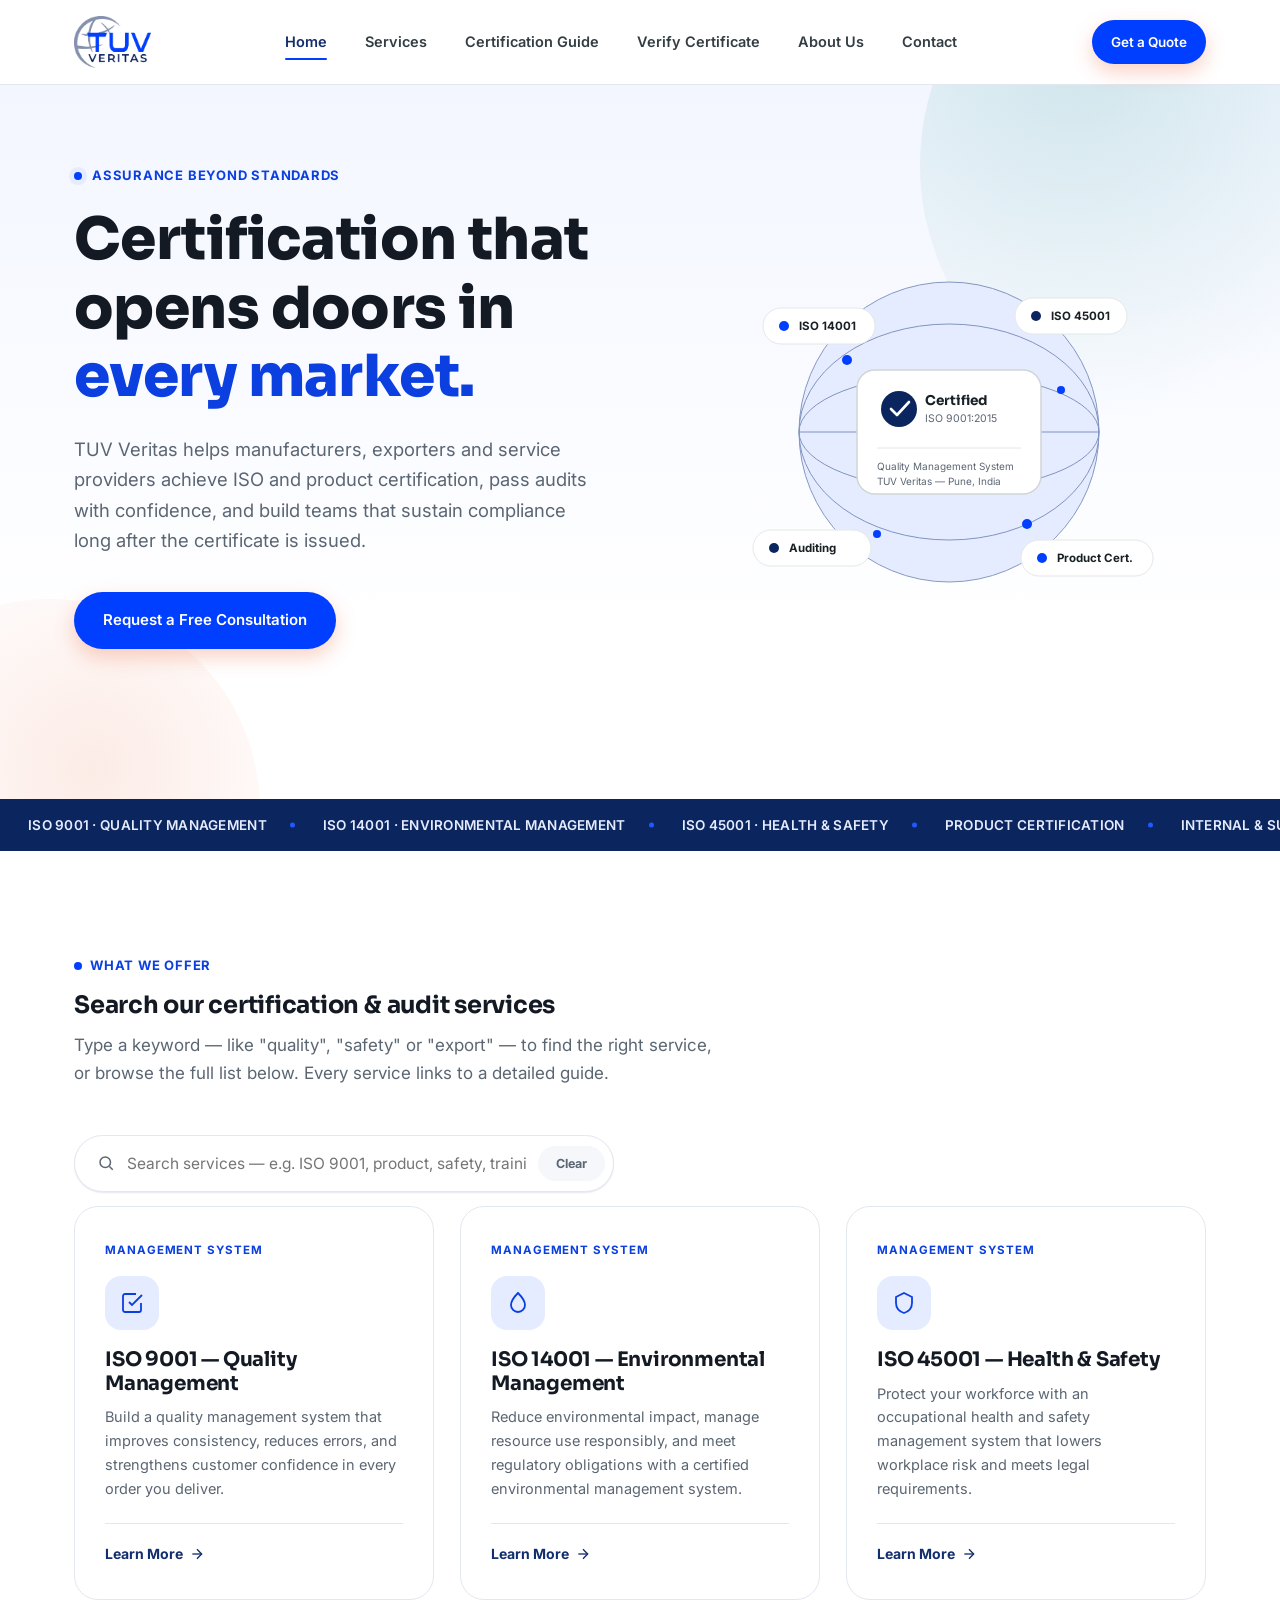
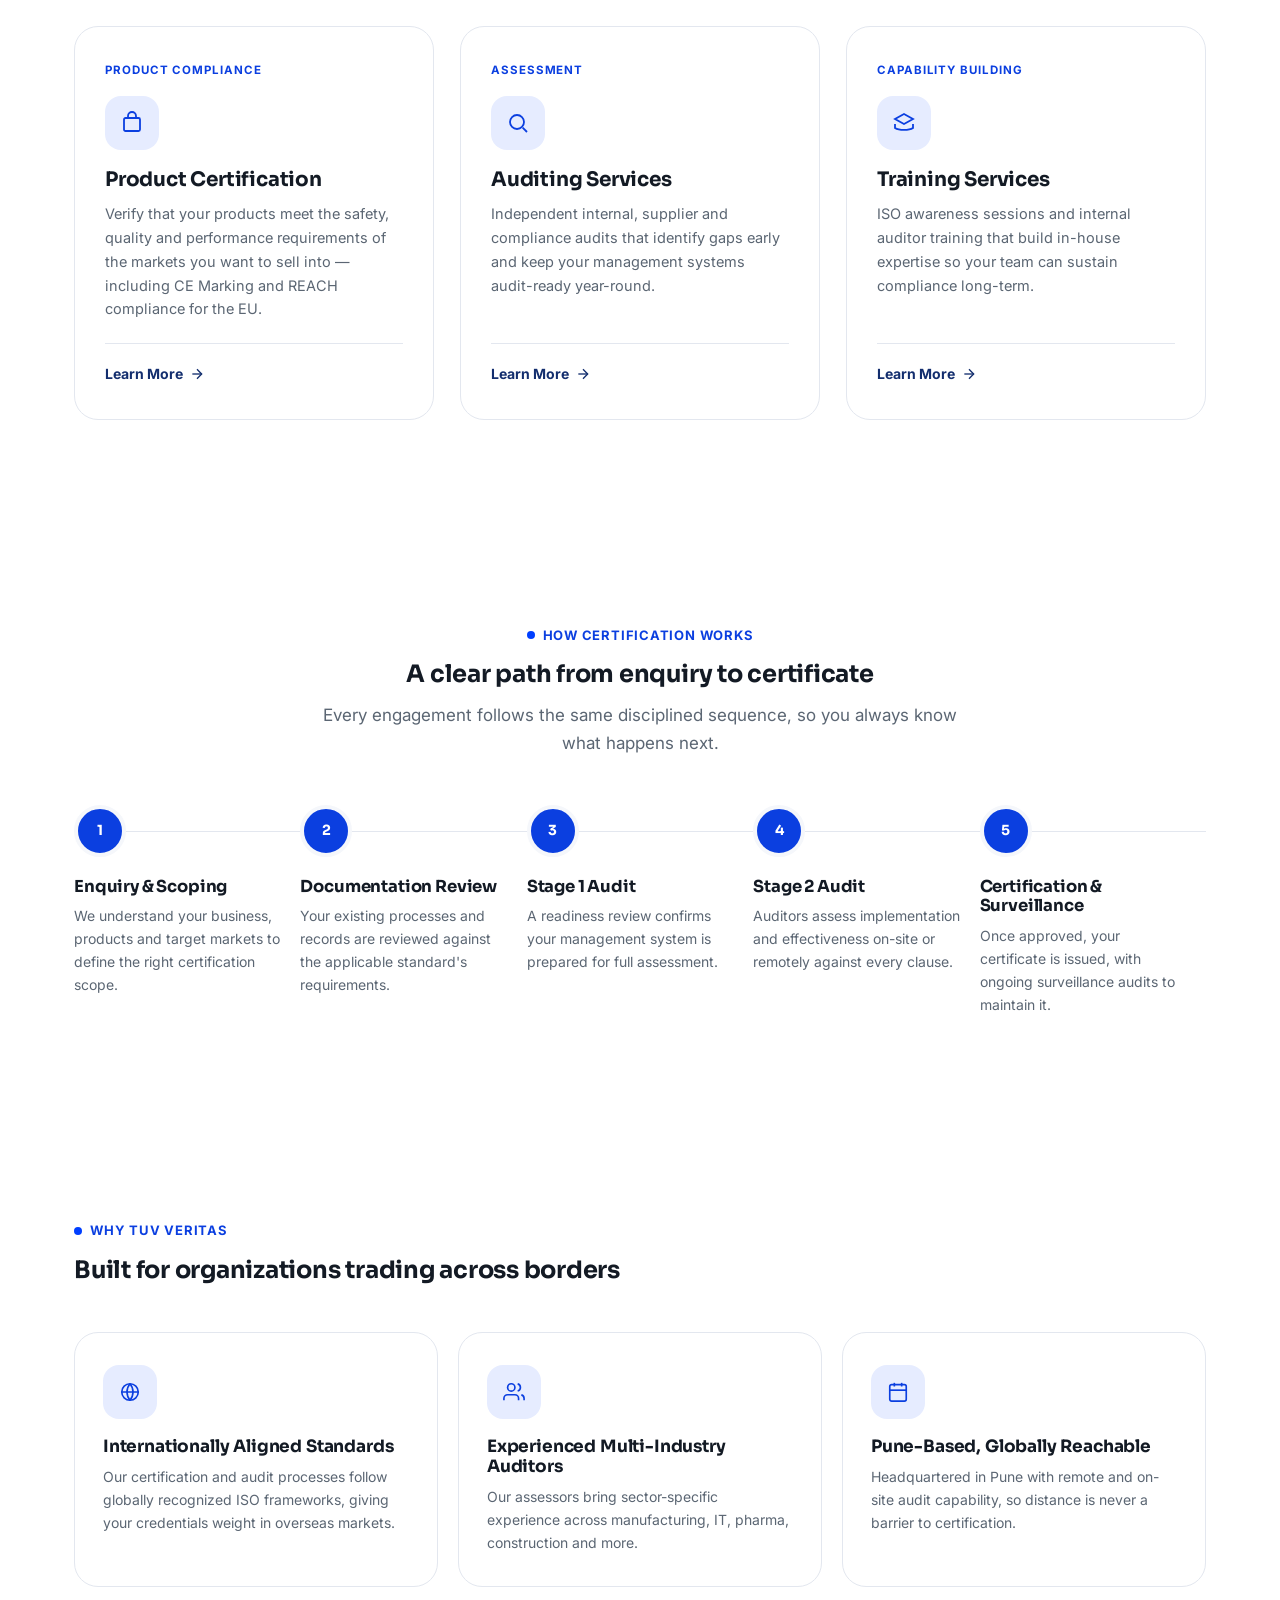
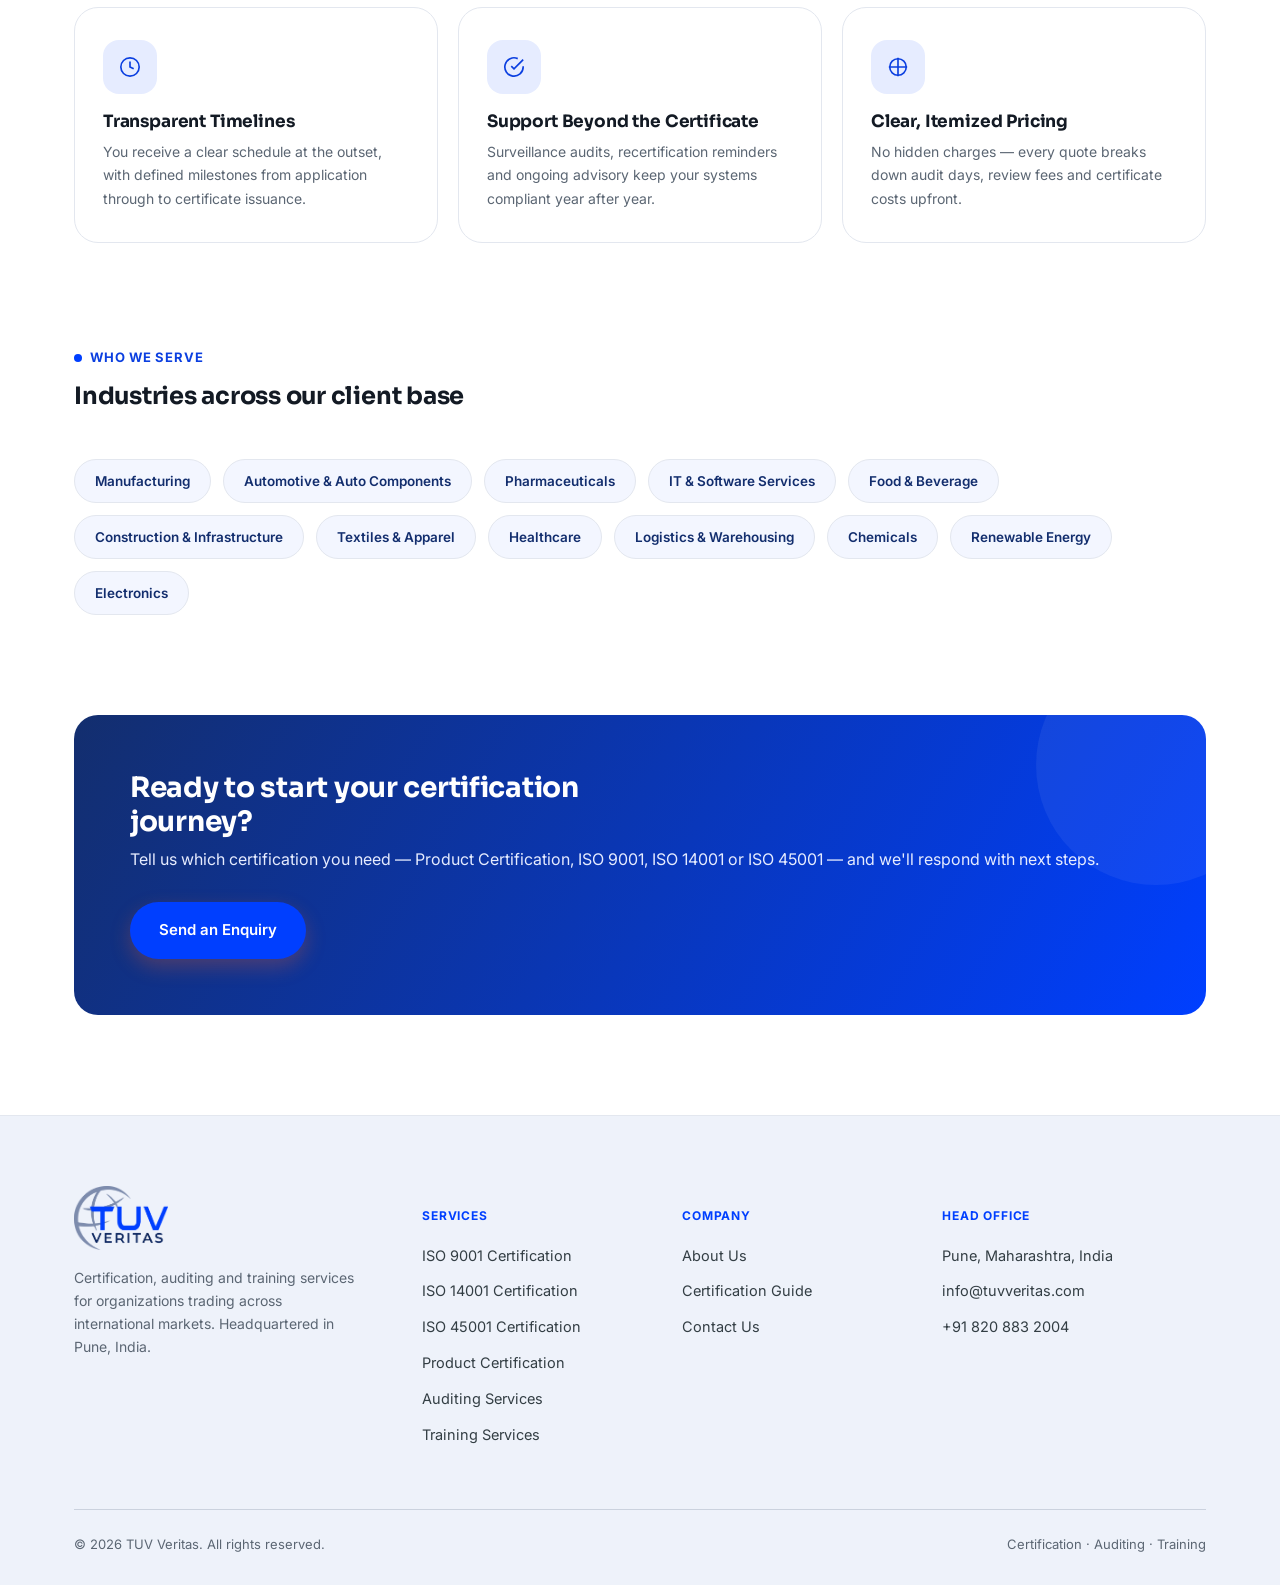
<file: index.html>
<!DOCTYPE html>
<html lang="en">
<head>
<meta charset="UTF-8">
<meta name="viewport" content="width=device-width, initial-scale=1.0">
<title>TUV Veritas | ISO Certification, Product Certification &amp; Training — Pune, India</title>
<meta name="description" content="TUV Veritas is a Pune-based certification, auditing and training organization serving clients across international markets — ISO 9001, ISO 14001, ISO 45001 and product certification.">
<link rel="preconnect" href="https://fonts.googleapis.com">
<link href="https://fonts.googleapis.com/css2?family=Sora:wght@500;600;700;800&family=Inter:wght@400;500;600;700&display=swap" rel="stylesheet">
<link rel="stylesheet" href="css/style.css">
</head>
<body>

<header class="site-header">
  <div class="container nav-row">
    <a href="index.html" class="brand">
      <img class="brand-mark" src="images/TUV LOGO PNG.png" alt="TUV Veritas logo">
    </a>
    <nav class="main-nav" id="mainNav">
      <a href="index.html" class="active">Home</a>
      <a href="index.html#services">Services</a>
      <a href="certification-guide.html">Certification Guide</a>
      <a href="verify.html">Verify Certificate</a>
      <a href="about.html">About Us</a>
      <a href="contact.html">Contact</a>
    </nav>
    <div class="nav-cta">
      <a href="contact.html" class="btn btn-gold btn-sm btn-sm-desktop">Get a Quote</a>
      <button class="hamburger" aria-label="Toggle menu" aria-expanded="false"><span></span><span></span><span></span></button>
    </div>
  </div>
</header>

<!-- ============ HERO ============ -->
<section class="hero">
  <div class="container hero-grid">
    <div>
      <div class="hero-kicker">Assurance Beyond Standards</div>
      <h1>Certification that opens doors in <em>every market.</em></h1>
      <p class="hero-sub">TUV Veritas helps manufacturers, exporters and service providers achieve ISO and product certification, pass audits with confidence, and build teams that sustain compliance long after the certificate is issued.</p>
      <div class="hero-actions">
        <a href="contact.html" class="btn btn-gold">Request a Free Consultation</a>
        <a href="#services" class="btn btn-outline">Explore Services</a>
      </div>
    </div>
    <div class="seal-wrap">
      <svg class="seal-svg" viewBox="0 0 440 380" xmlns="http://www.w3.org/2000/svg">
        <circle cx="220" cy="190" r="150" fill="#E6ECFF"/>
        <g class="orbit-slow" stroke="#1B3A80" stroke-width="1" opacity="0.5" fill="none">
          <circle cx="220" cy="190" r="150"/>
          <ellipse cx="220" cy="190" rx="150" ry="58"/>
          <ellipse cx="220" cy="190" rx="150" ry="108"/>
          <line x1="70" y1="190" x2="370" y2="190"/>
        </g>
        <g class="orbit-fast" fill="#003FFF">
          <circle cx="118" cy="118" r="5"/>
          <circle cx="332" cy="148" r="4"/>
          <circle cx="298" cy="282" r="5"/>
          <circle cx="148" cy="292" r="4"/>
        </g>
        <g>
          <rect x="128" y="128" width="184" height="124" rx="18" fill="#FFFFFF" stroke="#CFD6D5" stroke-width="1.5"/>
          <circle cx="170" cy="167" r="18" fill="#0B255F"/>
          <path d="M162 167l6 6 12-13" stroke="#fff" stroke-width="2.6" fill="none" stroke-linecap="round" stroke-linejoin="round"/>
          <text x="196" y="163" fill="#182024" font-family="Sora, sans-serif" font-size="13.5" font-weight="700">Certified</text>
          <text x="196" y="180" fill="#5B6673" font-family="Inter, sans-serif" font-size="10.5">ISO 9001:2015</text>
          <line x1="148" y1="206" x2="292" y2="206" stroke="#E4E8E7" stroke-width="1"/>
          <text x="148" y="228" fill="#5B6673" font-family="Inter, sans-serif" font-size="10">Quality Management System</text>
          <text x="148" y="243" fill="#5B6673" font-family="Inter, sans-serif" font-size="10">TUV Veritas — Pune, India</text>
        </g>
        <g>
          <rect x="34" y="66" width="112" height="36" rx="18" fill="#FFFFFF" stroke="#E4E8E7"/>
          <circle cx="55" cy="84" r="5" fill="#003FFF"/>
          <text x="70" y="88" fill="#182024" font-family="Inter, sans-serif" font-size="11.5" font-weight="700">ISO 14001</text>
        </g>
        <g>
          <rect x="286" y="56" width="112" height="36" rx="18" fill="#FFFFFF" stroke="#E4E8E7"/>
          <circle cx="307" cy="74" r="5" fill="#0B255F"/>
          <text x="322" y="78" fill="#182024" font-family="Inter, sans-serif" font-size="11.5" font-weight="700">ISO 45001</text>
        </g>
        <g>
          <rect x="292" y="298" width="132" height="36" rx="18" fill="#FFFFFF" stroke="#E4E8E7"/>
          <circle cx="313" cy="316" r="5" fill="#003FFF"/>
          <text x="328" y="320" fill="#182024" font-family="Inter, sans-serif" font-size="11.5" font-weight="700">Product Cert.</text>
        </g>
        <g>
          <rect x="24" y="288" width="118" height="36" rx="18" fill="#FFFFFF" stroke="#E4E8E7"/>
          <circle cx="45" cy="306" r="5" fill="#0B255F"/>
          <text x="60" y="310" fill="#182024" font-family="Inter, sans-serif" font-size="11.5" font-weight="700">Auditing</text>
        </g>
      </svg>
    </div>
  </div>
</section>

<div class="ticker" aria-hidden="true">
  <div class="ticker-track">
    <span>ISO 9001 · QUALITY MANAGEMENT</span><span>ISO 14001 · ENVIRONMENTAL MANAGEMENT</span><span>ISO 45001 · HEALTH &amp; SAFETY</span><span>PRODUCT CERTIFICATION</span><span>INTERNAL &amp; SUPPLIER AUDITS</span><span>CERTIFIED AUDITOR TRAINING</span>
    <span>ISO 9001 · QUALITY MANAGEMENT</span><span>ISO 14001 · ENVIRONMENTAL MANAGEMENT</span><span>ISO 45001 · HEALTH &amp; SAFETY</span><span>PRODUCT CERTIFICATION</span><span>INTERNAL &amp; SUPPLIER AUDITS</span><span>CERTIFIED AUDITOR TRAINING</span>
  </div>
</div>

<!-- ============ SERVICES ============ -->
<section id="services">
  <div class="container">
    <div class="section-head">
      <div class="eyebrow">What We Offer</div>
      <h2>Search our certification &amp; audit services</h2>
      <p>Type a keyword — like "quality", "safety" or "export" — to find the right service, or browse the full list below. Every service links to a detailed guide.</p>
    </div>

    <div class="search-bar">
      <svg width="18" height="18" viewBox="0 0 24 24" fill="none" stroke="currentColor" stroke-width="2"><circle cx="11" cy="11" r="7"/><line x1="21" y1="21" x2="16.65" y2="16.65"/></svg>
      <input type="text" id="serviceSearch" placeholder="Search services — e.g. ISO 9001, product, safety, training…" autocomplete="off">
      <button class="clear-btn" id="clearSearch" type="button">Clear</button>
    </div>
    <p class="search-meta" id="searchMeta"></p>

    <div class="service-grid" id="serviceGrid">

      <div class="service-card" data-keywords="iso 9001 quality management system qms">
        <div class="service-tag">Management System</div>
        <div class="icon-badge"><svg width="24" height="24" viewBox="0 0 24 24" fill="none" stroke="currentColor" stroke-width="1.8"><path d="M9 11l3 3L22 4"/><path d="M21 12v7a2 2 0 01-2 2H5a2 2 0 01-2-2V5a2 2 0 012-2h11"/></svg></div>
        <h3>ISO 9001 — Quality Management</h3>
        <p>Build a quality management system that improves consistency, reduces errors, and strengthens customer confidence in every order you deliver.</p>
        <a href="certification-guide.html#iso-9001" class="learn-more">Learn More <svg width="16" height="16" viewBox="0 0 24 24" fill="none" stroke="currentColor" stroke-width="2"><line x1="5" y1="12" x2="19" y2="12"/><polyline points="12 5 19 12 12 19"/></svg></a>
      </div>

      <div class="service-card" data-keywords="iso 14001 environmental management system ems sustainability">
        <div class="service-tag">Management System</div>
        <div class="icon-badge"><svg width="24" height="24" viewBox="0 0 24 24" fill="none" stroke="currentColor" stroke-width="1.8"><path d="M12 2C8 6 5 10 5 14a7 7 0 0014 0c0-4-3-8-7-12z"/></svg></div>
        <h3>ISO 14001 — Environmental Management</h3>
        <p>Reduce environmental impact, manage resource use responsibly, and meet regulatory obligations with a certified environmental management system.</p>
        <a href="certification-guide.html#iso-14001" class="learn-more">Learn More <svg width="16" height="16" viewBox="0 0 24 24" fill="none" stroke="currentColor" stroke-width="2"><line x1="5" y1="12" x2="19" y2="12"/><polyline points="12 5 19 12 12 19"/></svg></a>
      </div>

      <div class="service-card" data-keywords="iso 45001 occupational health safety ohsms workplace">
        <div class="service-tag">Management System</div>
        <div class="icon-badge"><svg width="24" height="24" viewBox="0 0 24 24" fill="none" stroke="currentColor" stroke-width="1.8"><path d="M12 2l8 4v6c0 5-3.5 8.5-8 10-4.5-1.5-8-5-8-10V6l8-4z"/></svg></div>
        <h3>ISO 45001 — Health &amp; Safety</h3>
        <p>Protect your workforce with an occupational health and safety management system that lowers workplace risk and meets legal requirements.</p>
        <a href="certification-guide.html#iso-45001" class="learn-more">Learn More <svg width="16" height="16" viewBox="0 0 24 24" fill="none" stroke="currentColor" stroke-width="2"><line x1="5" y1="12" x2="19" y2="12"/><polyline points="12 5 19 12 12 19"/></svg></a>
      </div>

      <div class="service-card" data-keywords="product certification export compliance safety marks testing ce marking reach">
        <div class="service-tag">Product Compliance</div>
        <div class="icon-badge"><svg width="24" height="24" viewBox="0 0 24 24" fill="none" stroke="currentColor" stroke-width="1.8"><rect x="4" y="7" width="16" height="13" rx="1.5"/><path d="M8 7V5a4 4 0 018 0v2"/></svg></div>
        <h3>Product Certification</h3>
        <p>Verify that your products meet the safety, quality and performance requirements of the markets you want to sell into — including CE Marking and REACH compliance for the EU.</p>
        <a href="certification-guide.html#product-certification" class="learn-more">Learn More <svg width="16" height="16" viewBox="0 0 24 24" fill="none" stroke="currentColor" stroke-width="2"><line x1="5" y1="12" x2="19" y2="12"/><polyline points="12 5 19 12 12 19"/></svg></a>
      </div>

      <div class="service-card" data-keywords="auditing internal audit supplier audit compliance review">
        <div class="service-tag">Assessment</div>
        <div class="icon-badge"><svg width="24" height="24" viewBox="0 0 24 24" fill="none" stroke="currentColor" stroke-width="1.8"><circle cx="11" cy="11" r="7"/><line x1="21" y1="21" x2="16.65" y2="16.65"/></svg></div>
        <h3>Auditing Services</h3>
        <p>Independent internal, supplier and compliance audits that identify gaps early and keep your management systems audit-ready year-round.</p>
        <a href="certification-guide.html#auditing" class="learn-more">Learn More <svg width="16" height="16" viewBox="0 0 24 24" fill="none" stroke="currentColor" stroke-width="2"><line x1="5" y1="12" x2="19" y2="12"/><polyline points="12 5 19 12 12 19"/></svg></a>
      </div>

      <div class="service-card" data-keywords="training internal auditor awareness workshop staff">
        <div class="service-tag">Capability Building</div>
        <div class="icon-badge"><svg width="24" height="24" viewBox="0 0 24 24" fill="none" stroke="currentColor" stroke-width="1.8"><path d="M12 3l9 5-9 5-9-5 9-5z"/><path d="M3 13v4c4 2.5 14 2.5 18 0v-4"/></svg></div>
        <h3>Training Services</h3>
        <p>ISO awareness sessions and internal auditor training that build in-house expertise so your team can sustain compliance long-term.</p>
        <a href="certification-guide.html#training" class="learn-more">Learn More <svg width="16" height="16" viewBox="0 0 24 24" fill="none" stroke="currentColor" stroke-width="2"><line x1="5" y1="12" x2="19" y2="12"/><polyline points="12 5 19 12 12 19"/></svg></a>
      </div>

    </div>
    <p class="no-results" id="noResults">No services match your search. Try "quality", "safety", "environment" or "product".</p>
  </div>
</section>

<!-- ============ PROCESS ============ -->
<section style="background:var(--paper-1)">
  <div class="container">
    <div class="section-head center">
      <div class="eyebrow">How Certification Works</div>
      <h2>A clear path from enquiry to certificate</h2>
      <p>Every engagement follows the same disciplined sequence, so you always know what happens next.</p>
    </div>
    <div class="process-list">
      <div class="process-step"><div class="process-num">1</div><h4>Enquiry &amp; Scoping</h4><p>We understand your business, products and target markets to define the right certification scope.</p></div>
      <div class="process-step"><div class="process-num">2</div><h4>Documentation Review</h4><p>Your existing processes and records are reviewed against the applicable standard's requirements.</p></div>
      <div class="process-step"><div class="process-num">3</div><h4>Stage 1 Audit</h4><p>A readiness review confirms your management system is prepared for full assessment.</p></div>
      <div class="process-step"><div class="process-num">4</div><h4>Stage 2 Audit</h4><p>Auditors assess implementation and effectiveness on-site or remotely against every clause.</p></div>
      <div class="process-step"><div class="process-num">5</div><h4>Certification &amp; Surveillance</h4><p>Once approved, your certificate is issued, with ongoing surveillance audits to maintain it.</p></div>
    </div>
  </div>
</section>

<!-- ============ WHY CHOOSE US ============ -->
<section>
  <div class="container">
    <div class="section-head">
      <div class="eyebrow">Why TUV Veritas</div>
      <h2>Built for organizations trading across borders</h2>
    </div>
    <div class="value-grid">
      <div class="value-item">
        <div class="icon-badge"><svg width="22" height="22" viewBox="0 0 24 24" fill="none" stroke="currentColor" stroke-width="1.8"><circle cx="12" cy="12" r="9"/><path d="M3 12h18M12 3a14 14 0 010 18M12 3a14 14 0 000 18"/></svg></div>
        <h4>Internationally Aligned Standards</h4>
        <p>Our certification and audit processes follow globally recognized ISO frameworks, giving your credentials weight in overseas markets.</p>
      </div>
      <div class="value-item">
        <div class="icon-badge"><svg width="22" height="22" viewBox="0 0 24 24" fill="none" stroke="currentColor" stroke-width="1.8"><path d="M17 21v-2a4 4 0 00-4-4H5a4 4 0 00-4 4v2"/><circle cx="9" cy="7" r="4"/><path d="M23 21v-2a4 4 0 00-3-3.87M16 3.13a4 4 0 010 7.75"/></svg></div>
        <h4>Experienced Multi-Industry Auditors</h4>
        <p>Our assessors bring sector-specific experience across manufacturing, IT, pharma, construction and more.</p>
      </div>
      <div class="value-item">
        <div class="icon-badge"><svg width="22" height="22" viewBox="0 0 24 24" fill="none" stroke="currentColor" stroke-width="1.8"><rect x="3" y="4" width="18" height="18" rx="2"/><line x1="16" y1="2" x2="16" y2="6"/><line x1="8" y1="2" x2="8" y2="6"/><line x1="3" y1="10" x2="21" y2="10"/></svg></div>
        <h4>Pune-Based, Globally Reachable</h4>
        <p>Headquartered in Pune with remote and on-site audit capability, so distance is never a barrier to certification.</p>
      </div>
      <div class="value-item">
        <div class="icon-badge"><svg width="22" height="22" viewBox="0 0 24 24" fill="none" stroke="currentColor" stroke-width="1.8"><circle cx="12" cy="12" r="10"/><polyline points="12 6 12 12 16 14"/></svg></div>
        <h4>Transparent Timelines</h4>
        <p>You receive a clear schedule at the outset, with defined milestones from application through to certificate issuance.</p>
      </div>
      <div class="value-item">
        <div class="icon-badge"><svg width="22" height="22" viewBox="0 0 24 24" fill="none" stroke="currentColor" stroke-width="1.8"><path d="M22 11.08V12a10 10 0 11-5.93-9.14"/><polyline points="22 4 12 14.01 9 11.01"/></svg></div>
        <h4>Support Beyond the Certificate</h4>
        <p>Surveillance audits, recertification reminders and ongoing advisory keep your systems compliant year after year.</p>
      </div>
      <div class="value-item">
        <div class="icon-badge"><svg width="22" height="22" viewBox="0 0 24 24" fill="none" stroke="currentColor" stroke-width="1.8"><path d="M12 2v20M2 12h20"/><circle cx="12" cy="12" r="9"/></svg></div>
        <h4>Clear, Itemized Pricing</h4>
        <p>No hidden charges — every quote breaks down audit days, review fees and certificate costs upfront.</p>
      </div>
    </div>
  </div>
</section>

<!-- ============ INDUSTRIES ============ -->
<section style="padding-top:0">
  <div class="container">
    <div class="section-head">
      <div class="eyebrow">Who We Serve</div>
      <h2>Industries across our client base</h2>
    </div>
    <div class="chip-row">
      <span class="chip">Manufacturing</span>
      <span class="chip">Automotive &amp; Auto Components</span>
      <span class="chip">Pharmaceuticals</span>
      <span class="chip">IT &amp; Software Services</span>
      <span class="chip">Food &amp; Beverage</span>
      <span class="chip">Construction &amp; Infrastructure</span>
      <span class="chip">Textiles &amp; Apparel</span>
      <span class="chip">Healthcare</span>
      <span class="chip">Logistics &amp; Warehousing</span>
      <span class="chip">Chemicals</span>
      <span class="chip">Renewable Energy</span>
      <span class="chip">Electronics</span>
    </div>
  </div>
</section>

<!-- ============ CTA ============ -->
<section style="padding-top:0">
  <div class="container">
    <div class="cta-band">
      <div>
        <h3>Ready to start your certification journey?</h3>
        <p>Tell us which certification you need — Product Certification, ISO 9001, ISO 14001 or ISO 45001 — and we'll respond with next steps.</p>
      </div>
      <a href="contact.html" class="btn btn-gold">Send an Enquiry</a>
    </div>
  </div>
</section>

<footer class="site-footer">
  <div class="container">
    <div class="footer-grid">
      <div class="footer-brand">
        <a href="index.html" class="brand">
      <img class="brand-mark" src="images/TUV LOGO PNG.png" alt="TUV Veritas logo">
    </a>
        <p>Certification, auditing and training services for organizations trading across international markets. Headquartered in Pune, India.</p>
      </div>
      <div class="footer-col">
        <h5>Services</h5>
        <a href="certification-guide.html#iso-9001">ISO 9001 Certification</a>
        <a href="certification-guide.html#iso-14001">ISO 14001 Certification</a>
        <a href="certification-guide.html#iso-45001">ISO 45001 Certification</a>
        <a href="certification-guide.html#product-certification">Product Certification</a>
        <a href="certification-guide.html#auditing">Auditing Services</a>
        <a href="certification-guide.html#training">Training Services</a>
      </div>
      <div class="footer-col">
        <h5>Company</h5>
        <a href="about.html">About Us</a>
        <a href="certification-guide.html">Certification Guide</a>
        <a href="contact.html">Contact Us</a>
      </div>
      <div class="footer-col">
        <h5>Head Office</h5>
        <li>Pune, Maharashtra, India</li>
        <a href="mailto:info@tuvveritas.com">info@tuvveritas.com</a>
        <a href="tel:+918208832004">+91 820 883 2004</a>
      </div>
    </div>
    <div class="footer-bottom">
      <span>© 2026 TUV Veritas. All rights reserved.</span>
      <span>Certification · Auditing · Training</span>
    </div>
  </div>
</footer>

<script src="js/main.js"></script>
</body>
</html>
</file>
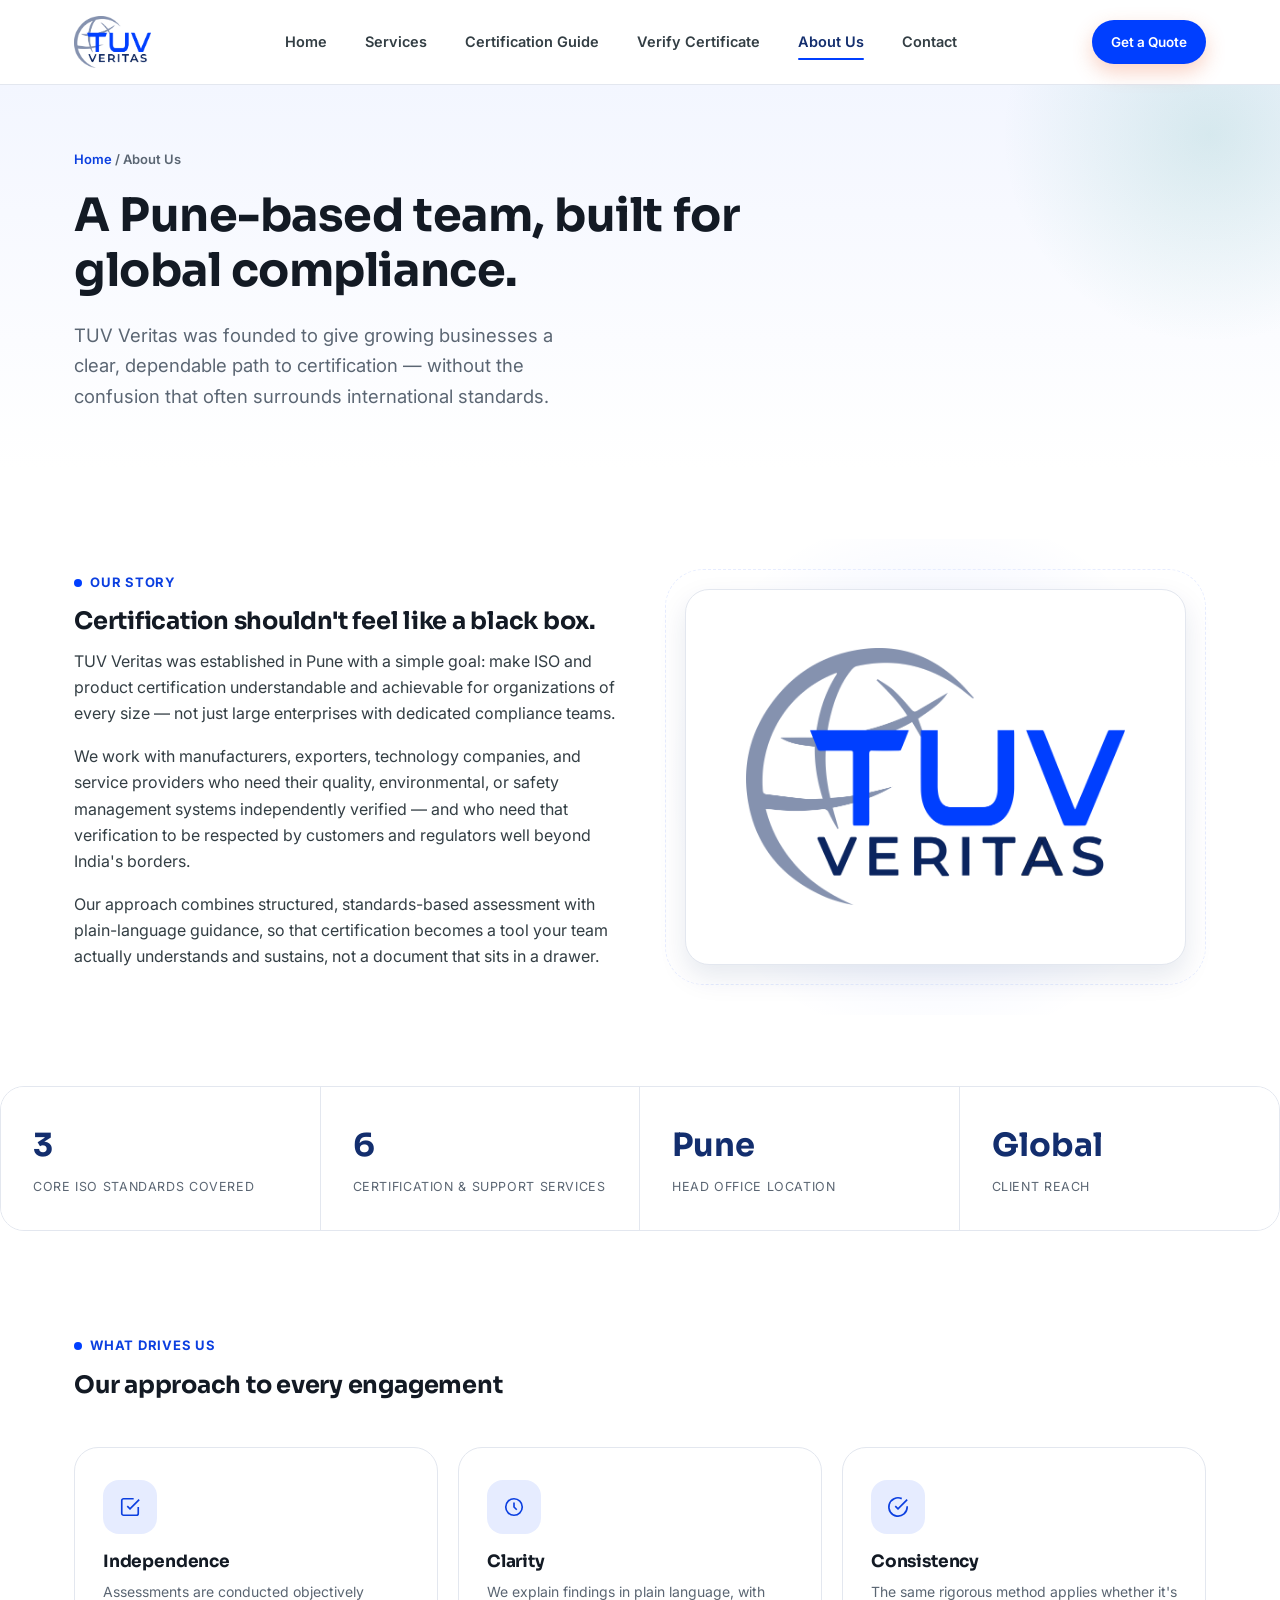
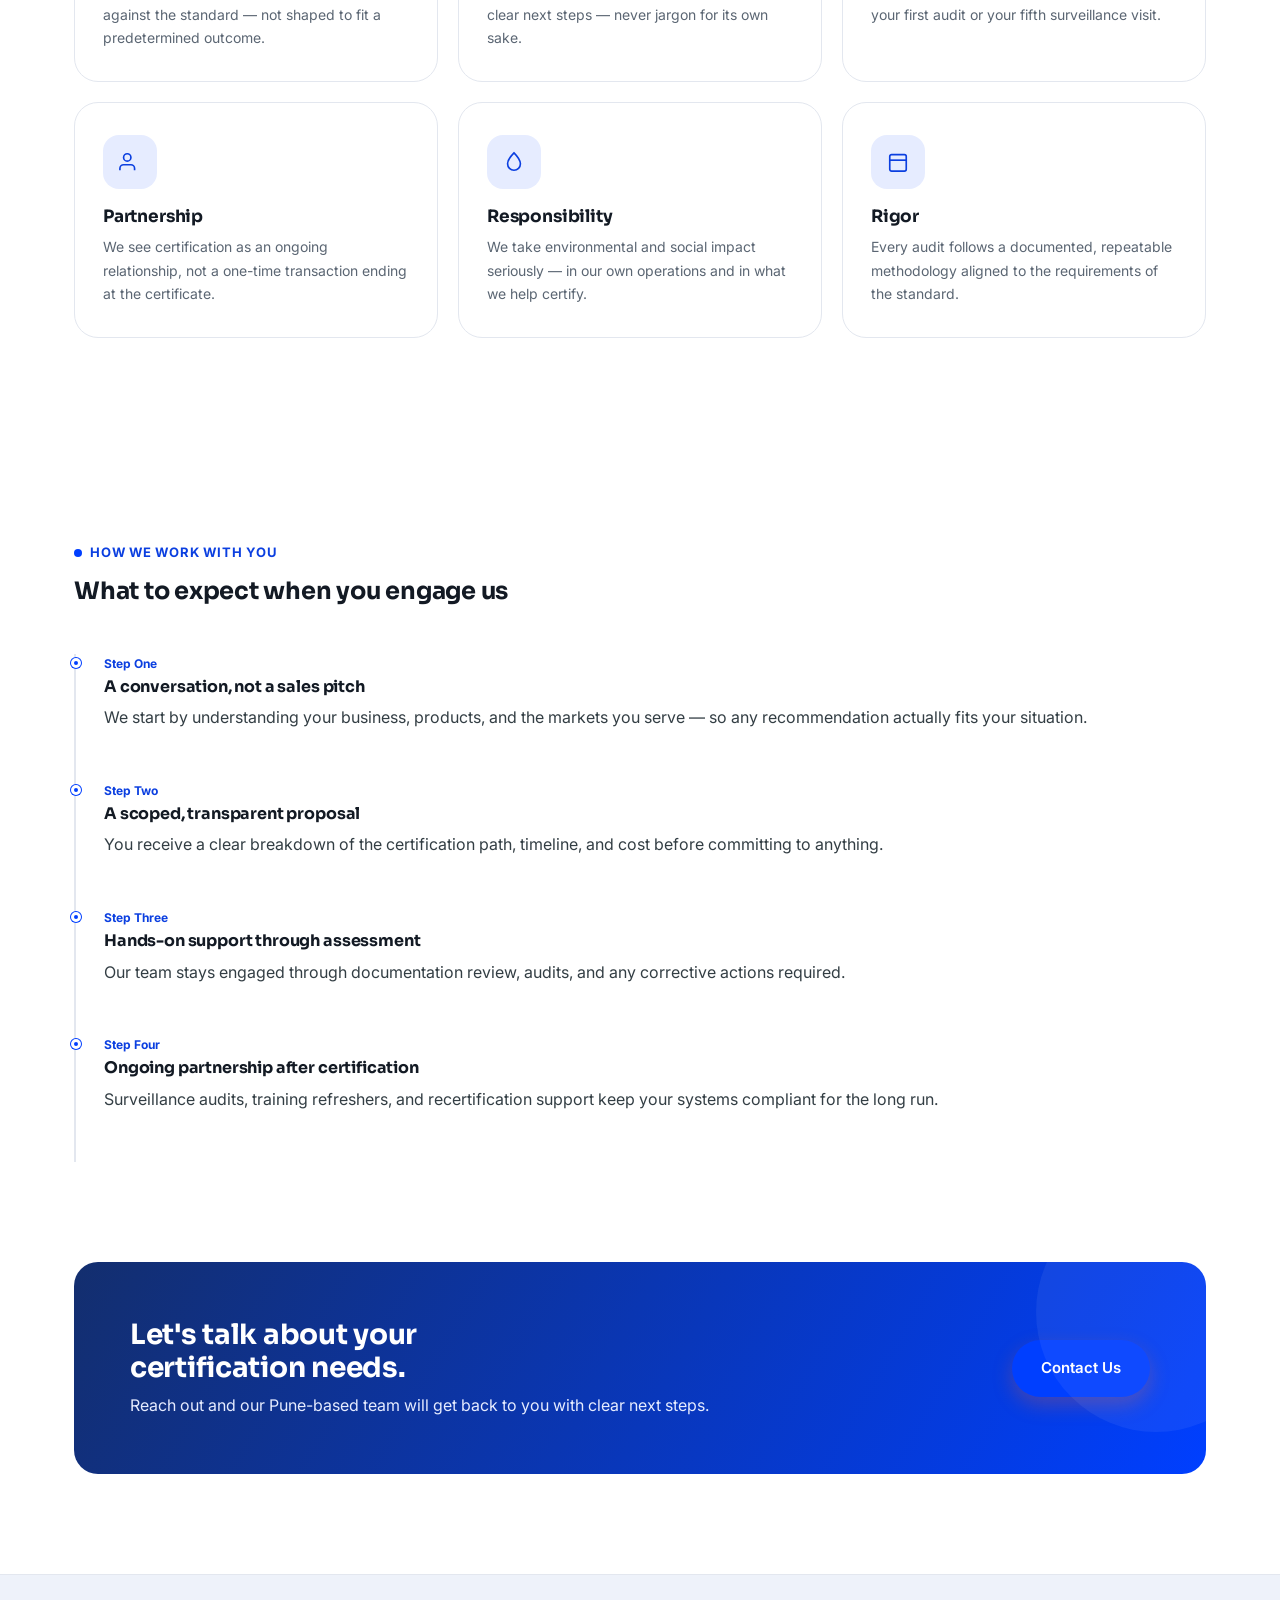
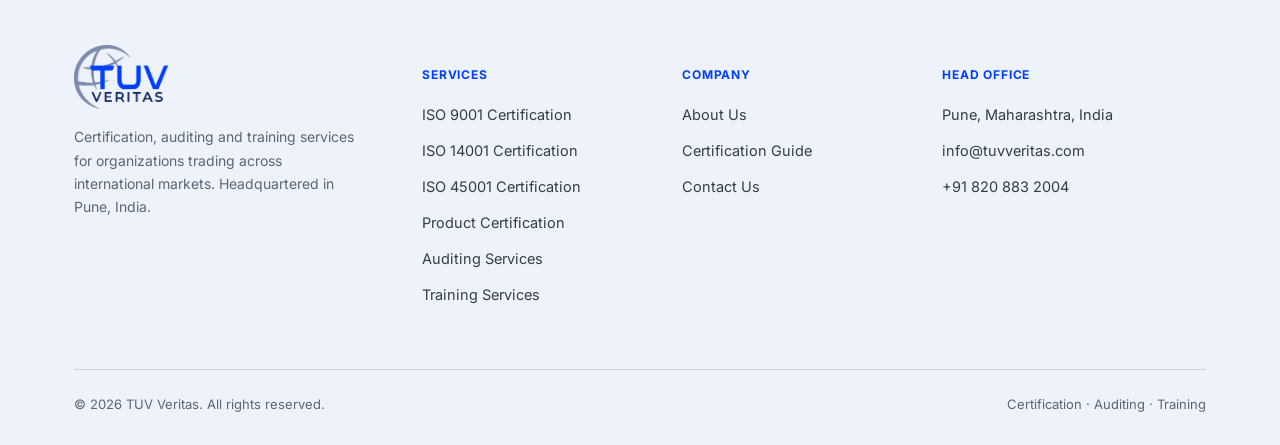
<file: about.html>
<!DOCTYPE html>
<html lang="en">
<head>
<meta charset="UTF-8">
<meta name="viewport" content="width=device-width, initial-scale=1.0">
<title>About Us | TUV Veritas — Certification, Auditing &amp; Training</title>
<meta name="description" content="TUV Veritas is a Pune-based certification, auditing and training organization serving clients across international markets.">
<link rel="preconnect" href="https://fonts.googleapis.com">
<link href="https://fonts.googleapis.com/css2?family=Sora:wght@500;600;700;800&family=Inter:wght@400;500;600;700&display=swap" rel="stylesheet">
<link rel="stylesheet" href="css/style.css">
</head>
<body>

<header class="site-header">
  <div class="container nav-row">
    <a href="index.html" class="brand">
      <img class="brand-mark" src="images/TUV LOGO PNG.png" alt="TUV Veritas logo">
    </a>
    <nav class="main-nav" id="mainNav">
      <a href="index.html">Home</a>
      <a href="index.html#services">Services</a>
      <a href="certification-guide.html">Certification Guide</a>
      <a href="verify.html">Verify Certificate</a>
      <a href="about.html" class="active">About Us</a>
      <a href="contact.html">Contact</a>
    </nav>
    <div class="nav-cta">
      <a href="contact.html" class="btn btn-gold btn-sm btn-sm-desktop">Get a Quote</a>
      <button class="hamburger" aria-label="Toggle menu" aria-expanded="false"><span></span><span></span><span></span></button>
    </div>
  </div>
</header>

<section class="page-hero">
  <div class="container">
    <div class="breadcrumb"><a href="index.html">Home</a> / About Us</div>
    <h1>A Pune-based team, built for global compliance.</h1>
    <p class="hero-sub">TUV Veritas was founded to give growing businesses a clear, dependable path to certification — without the confusion that often surrounds international standards.</p>
  </div>
</section>

<section>
  <div class="container split">
    <div>
      <div class="eyebrow">Our Story</div>
      <h2>Certification shouldn't feel like a black box.</h2>
      <p>TUV Veritas was established in Pune with a simple goal: make ISO and product certification understandable and achievable for organizations of every size — not just large enterprises with dedicated compliance teams.</p>
      <p>We work with manufacturers, exporters, technology companies, and service providers who need their quality, environmental, or safety management systems independently verified — and who need that verification to be respected by customers and regulators well beyond India's borders.</p>
      <p>Our approach combines structured, standards-based assessment with plain-language guidance, so that certification becomes a tool your team actually understands and sustains, not a document that sits in a drawer.</p>
    </div>
     <div class="blueprint-wrap">
      <div class="blueprint-box">
        <img src="images/TUV LOGO PNG.png" alt="TUV Veritas logo">
      </div>
    </div>
  </div>
</section>

<section style="background:var(--paper-1); padding-top:0; padding-bottom:0;">
  <div class="stat-strip">
    <div class="stat-cell"><b>3</b><span>Core ISO Standards Covered</span></div>
    <div class="stat-cell"><b>6</b><span>Certification &amp; Support Services</span></div>
    <div class="stat-cell"><b>Pune</b><span>Head Office Location</span></div>
    <div class="stat-cell"><b>Global</b><span>Client Reach</span></div>
  </div>
</section>

<section>
  <div class="container">
    <div class="section-head">
      <div class="eyebrow">What Drives Us</div>
      <h2>Our approach to every engagement</h2>
    </div>
    <div class="value-grid">
      <div class="value-item">
        <div class="icon-badge"><svg width="22" height="22" viewBox="0 0 24 24" fill="none" stroke="currentColor" stroke-width="1.8"><path d="M9 11l3 3L22 4"/><path d="M21 12v7a2 2 0 01-2 2H5a2 2 0 01-2-2V5a2 2 0 012-2h11"/></svg></div>
        <h4>Independence</h4>
        <p>Assessments are conducted objectively against the standard — not shaped to fit a predetermined outcome.</p>
      </div>
      <div class="value-item">
        <div class="icon-badge"><svg width="22" height="22" viewBox="0 0 24 24" fill="none" stroke="currentColor" stroke-width="1.8"><circle cx="12" cy="12" r="9"/><path d="M12 7v5l3 3"/></svg></div>
        <h4>Clarity</h4>
        <p>We explain findings in plain language, with clear next steps — never jargon for its own sake.</p>
      </div>
      <div class="value-item">
        <div class="icon-badge"><svg width="22" height="22" viewBox="0 0 24 24" fill="none" stroke="currentColor" stroke-width="1.8"><path d="M22 11.08V12a10 10 0 11-5.93-9.14"/><polyline points="22 4 12 14.01 9 11.01"/></svg></div>
        <h4>Consistency</h4>
        <p>The same rigorous method applies whether it's your first audit or your fifth surveillance visit.</p>
      </div>
      <div class="value-item">
        <div class="icon-badge"><svg width="22" height="22" viewBox="0 0 24 24" fill="none" stroke="currentColor" stroke-width="1.8"><path d="M17 21v-2a4 4 0 00-4-4H5a4 4 0 00-4 4v2"/><circle cx="9" cy="7" r="4"/></svg></div>
        <h4>Partnership</h4>
        <p>We see certification as an ongoing relationship, not a one-time transaction ending at the certificate.</p>
      </div>
      <div class="value-item">
        <div class="icon-badge"><svg width="22" height="22" viewBox="0 0 24 24" fill="none" stroke="currentColor" stroke-width="1.8"><path d="M12 2C8 6 5 10 5 14a7 7 0 0014 0c0-4-3-8-7-12z"/></svg></div>
        <h4>Responsibility</h4>
        <p>We take environmental and social impact seriously — in our own operations and in what we help certify.</p>
      </div>
      <div class="value-item">
        <div class="icon-badge"><svg width="22" height="22" viewBox="0 0 24 24" fill="none" stroke="currentColor" stroke-width="1.8"><rect x="3" y="4" width="18" height="18" rx="2"/><line x1="3" y1="10" x2="21" y2="10"/></svg></div>
        <h4>Rigor</h4>
        <p>Every audit follows a documented, repeatable methodology aligned to the requirements of the standard.</p>
      </div>
    </div>
  </div>
</section>

<section style="background:var(--paper-1)">
  <div class="container">
    <div class="section-head">
      <div class="eyebrow">How We Work With You</div>
      <h2>What to expect when you engage us</h2>
    </div>
    <div class="timeline-v">
      <div class="t-item"><b>Step One</b><h4>A conversation, not a sales pitch</h4><p>We start by understanding your business, products, and the markets you serve — so any recommendation actually fits your situation.</p></div>
      <div class="t-item"><b>Step Two</b><h4>A scoped, transparent proposal</h4><p>You receive a clear breakdown of the certification path, timeline, and cost before committing to anything.</p></div>
      <div class="t-item"><b>Step Three</b><h4>Hands-on support through assessment</h4><p>Our team stays engaged through documentation review, audits, and any corrective actions required.</p></div>
      <div class="t-item"><b>Step Four</b><h4>Ongoing partnership after certification</h4><p>Surveillance audits, training refreshers, and recertification support keep your systems compliant for the long run.</p></div>
    </div>
  </div>
</section>

<section style="padding-top:0">
  <div class="container">
    <div class="cta-band">
      <div>
        <h3>Let's talk about your certification needs.</h3>
        <p>Reach out and our Pune-based team will get back to you with clear next steps.</p>
      </div>
      <a href="contact.html" class="btn btn-gold">Contact Us</a>
    </div>
  </div>
</section>

<footer class="site-footer">
  <div class="container">
    <div class="footer-grid">
      <div class="footer-brand">
        <a href="index.html" class="brand">
      <img class="brand-mark" src="images/TUV LOGO PNG.png" alt="TUV Veritas logo">
    </a>
        <p>Certification, auditing and training services for organizations trading across international markets. Headquartered in Pune, India.</p>
      </div>
      <div class="footer-col">
        <h5>Services</h5>
        <a href="certification-guide.html#iso-9001">ISO 9001 Certification</a>
        <a href="certification-guide.html#iso-14001">ISO 14001 Certification</a>
        <a href="certification-guide.html#iso-45001">ISO 45001 Certification</a>
        <a href="certification-guide.html#product-certification">Product Certification</a>
        <a href="certification-guide.html#auditing">Auditing Services</a>
        <a href="certification-guide.html#training">Training Services</a>
      </div>
      <div class="footer-col">
        <h5>Company</h5>
        <a href="about.html">About Us</a>
        <a href="certification-guide.html">Certification Guide</a>
        <a href="contact.html">Contact Us</a>
      </div>
      <div class="footer-col">
        <h5>Head Office</h5>
        <li>Pune, Maharashtra, India</li>
        <a href="mailto:info@tuvveritas.com">info@tuvveritas.com</a>
        <a href="tel:+918208832004">+91 820 883 2004</a>
      </div>
    </div>
    <div class="footer-bottom">
      <span>© 2026 TUV Veritas. All rights reserved.</span>
      <span>Certification · Auditing · Training</span>
    </div>
  </div>
</footer>

<script src="js/main.js"></script>
</body>
</html>
</file>
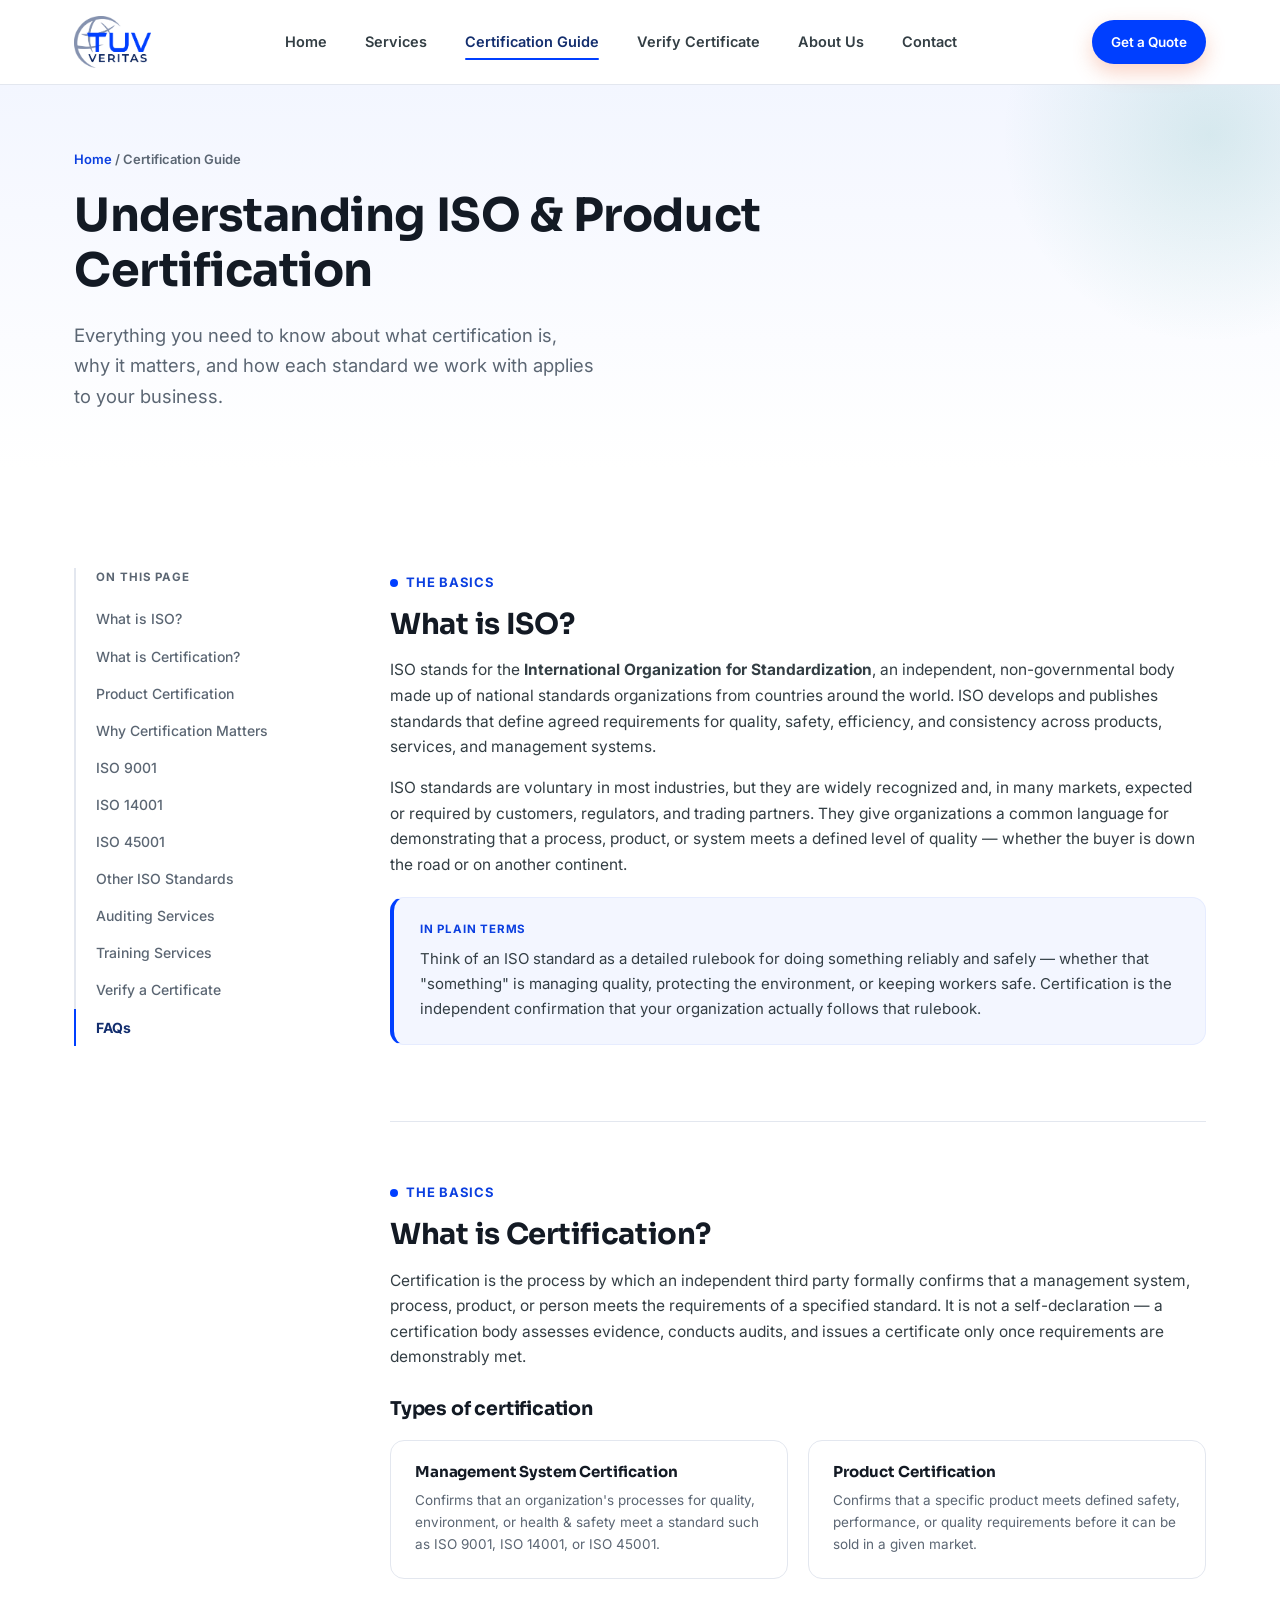
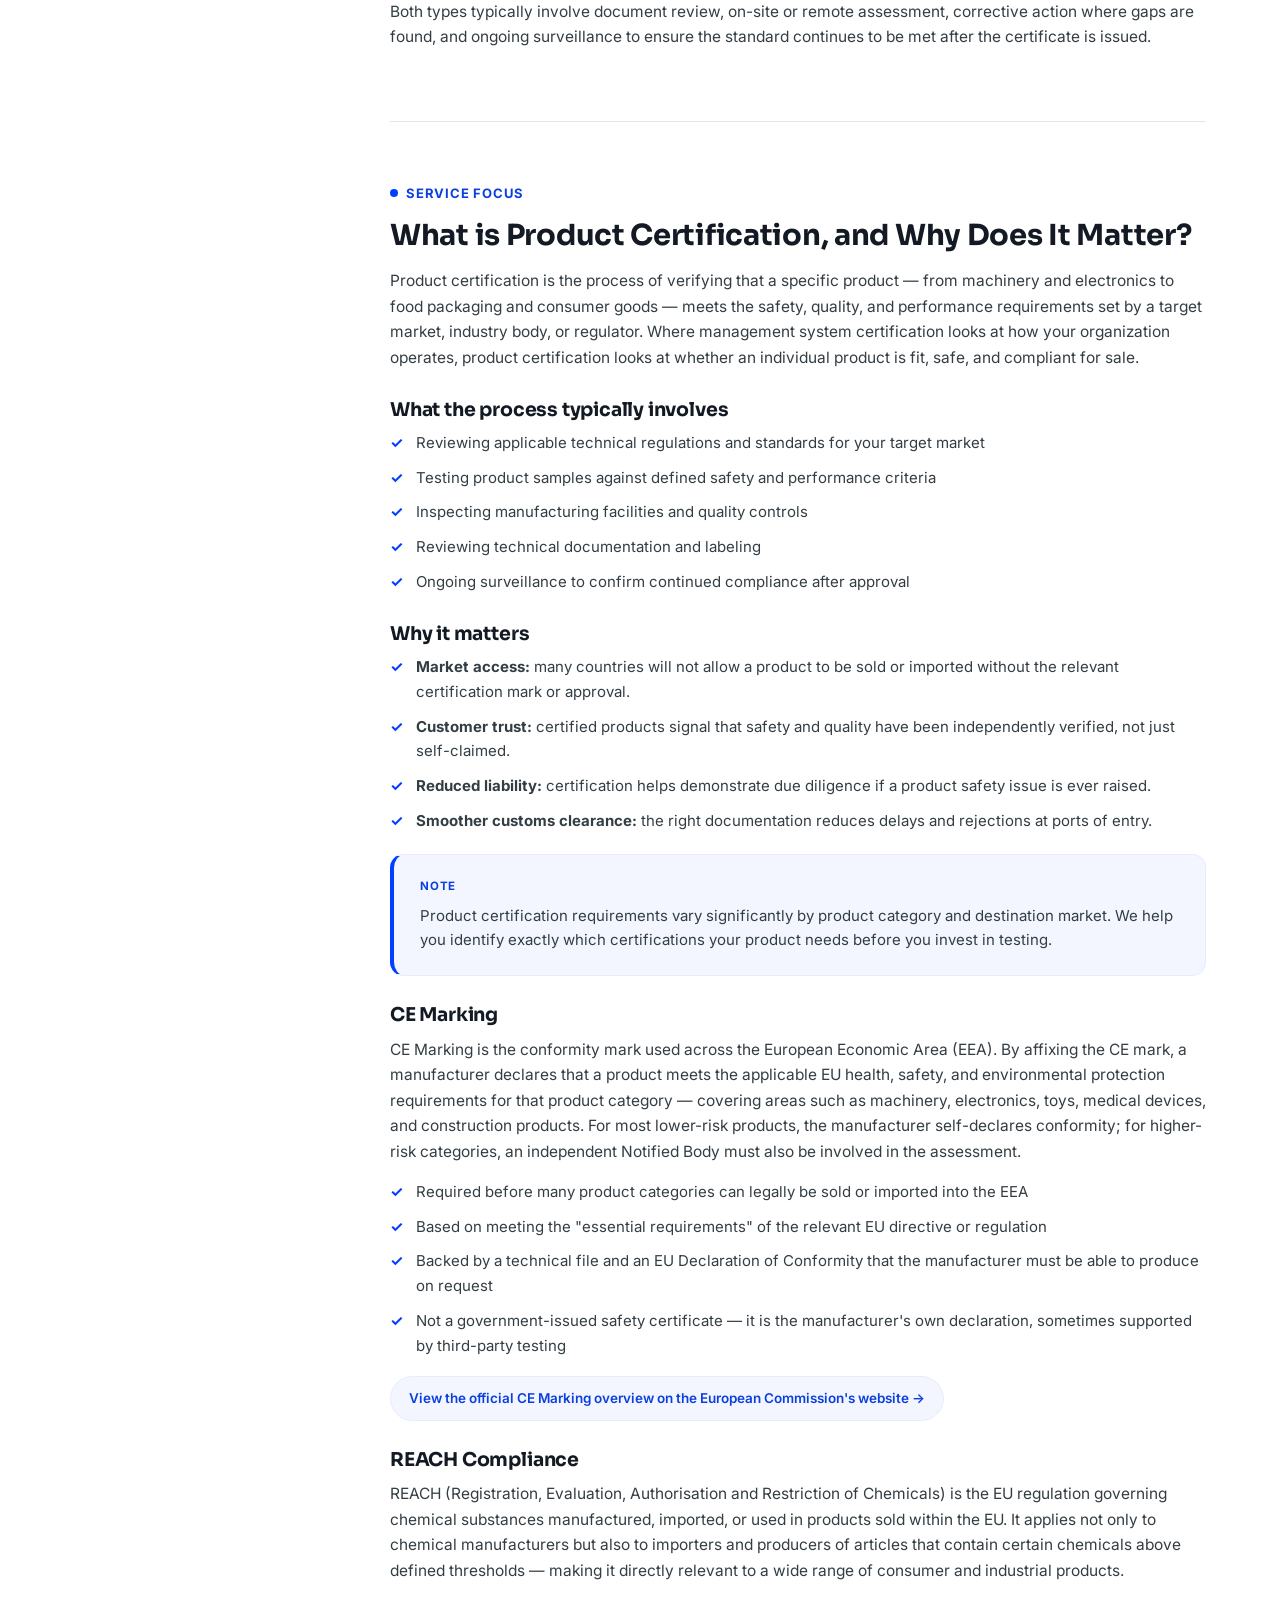
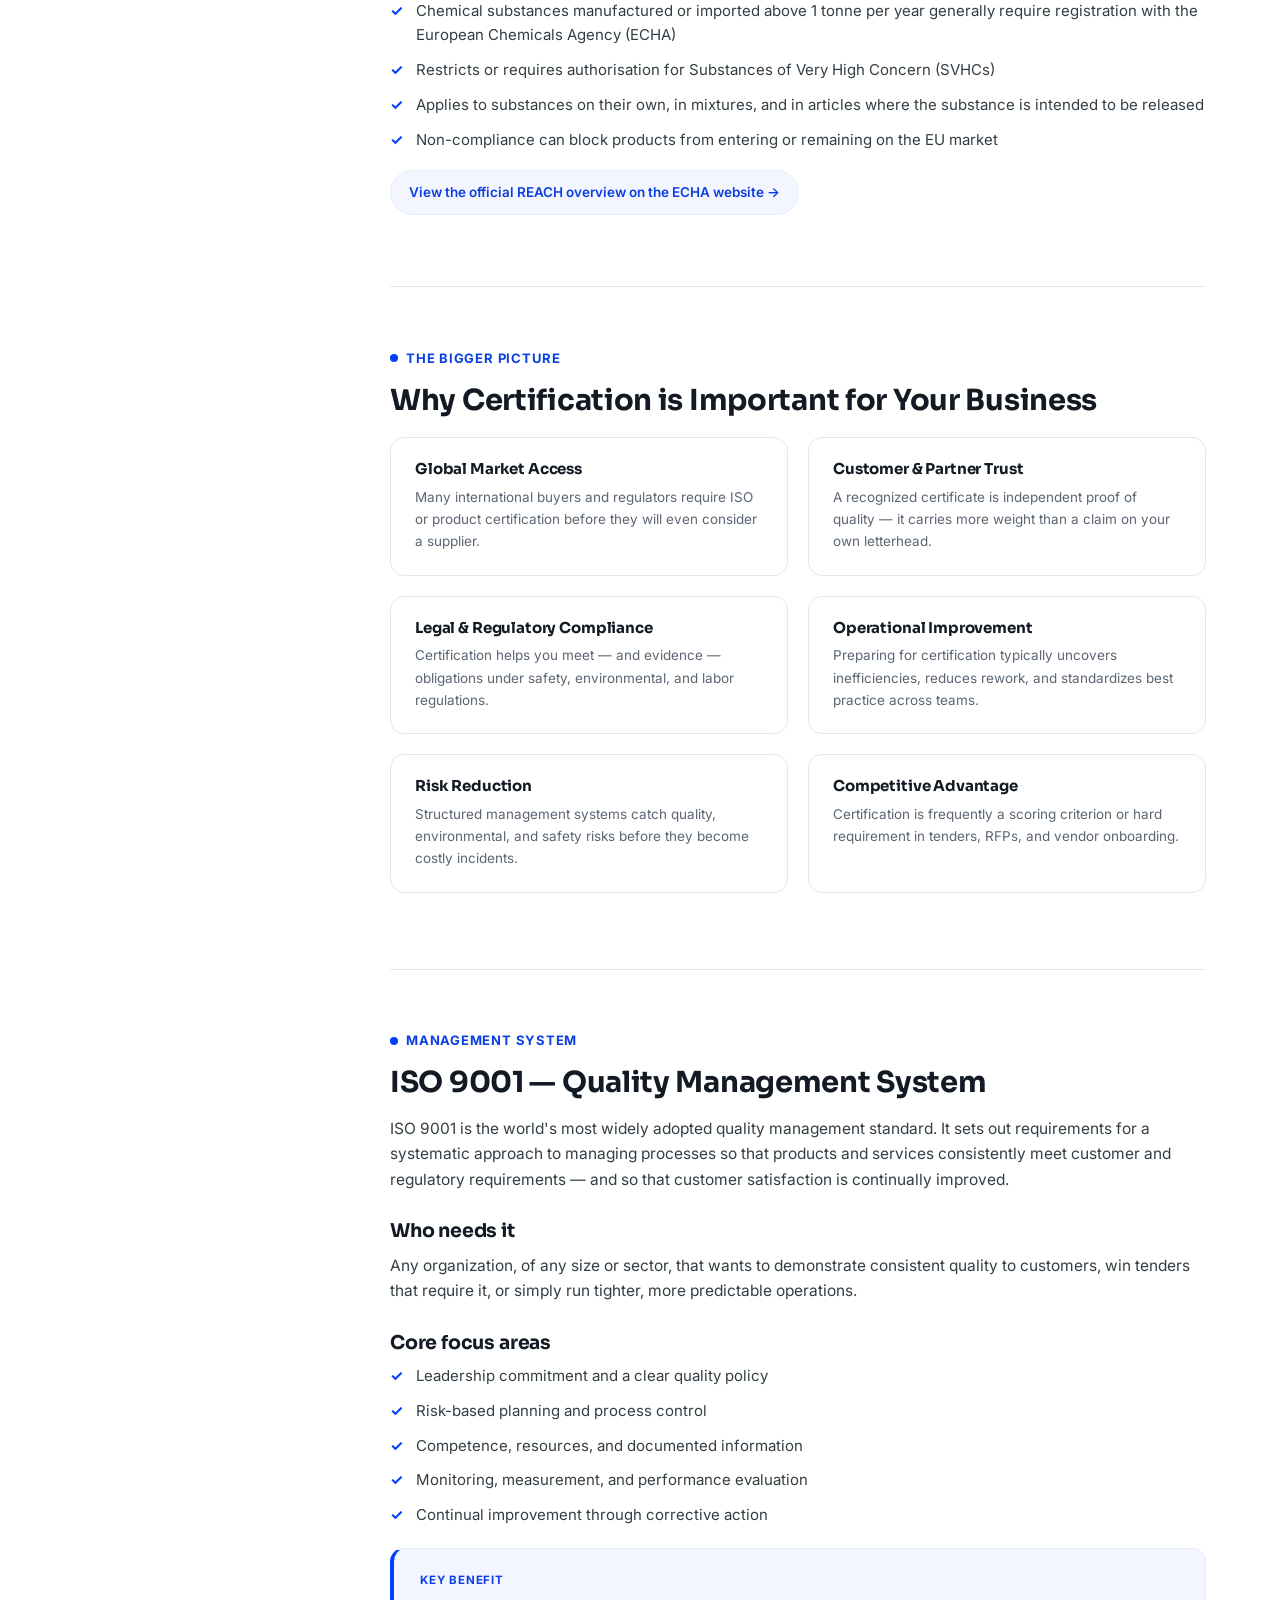
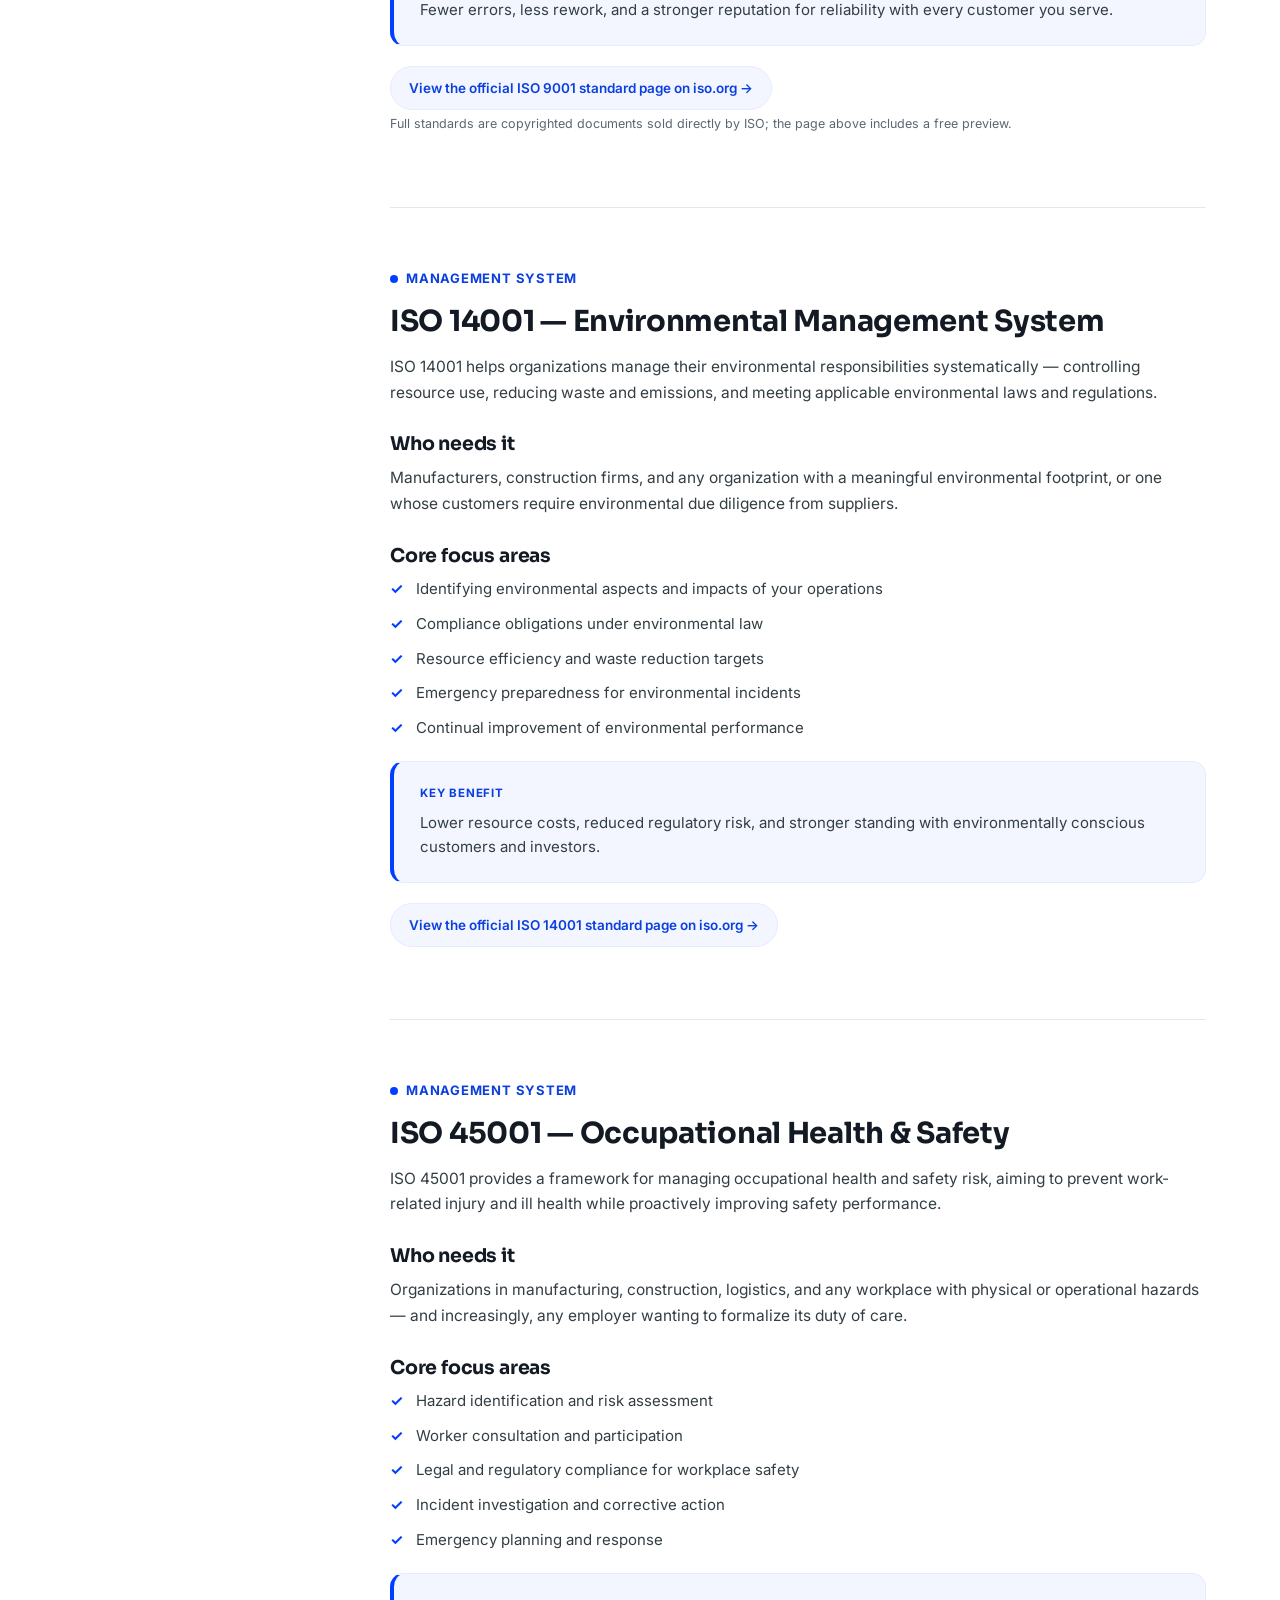
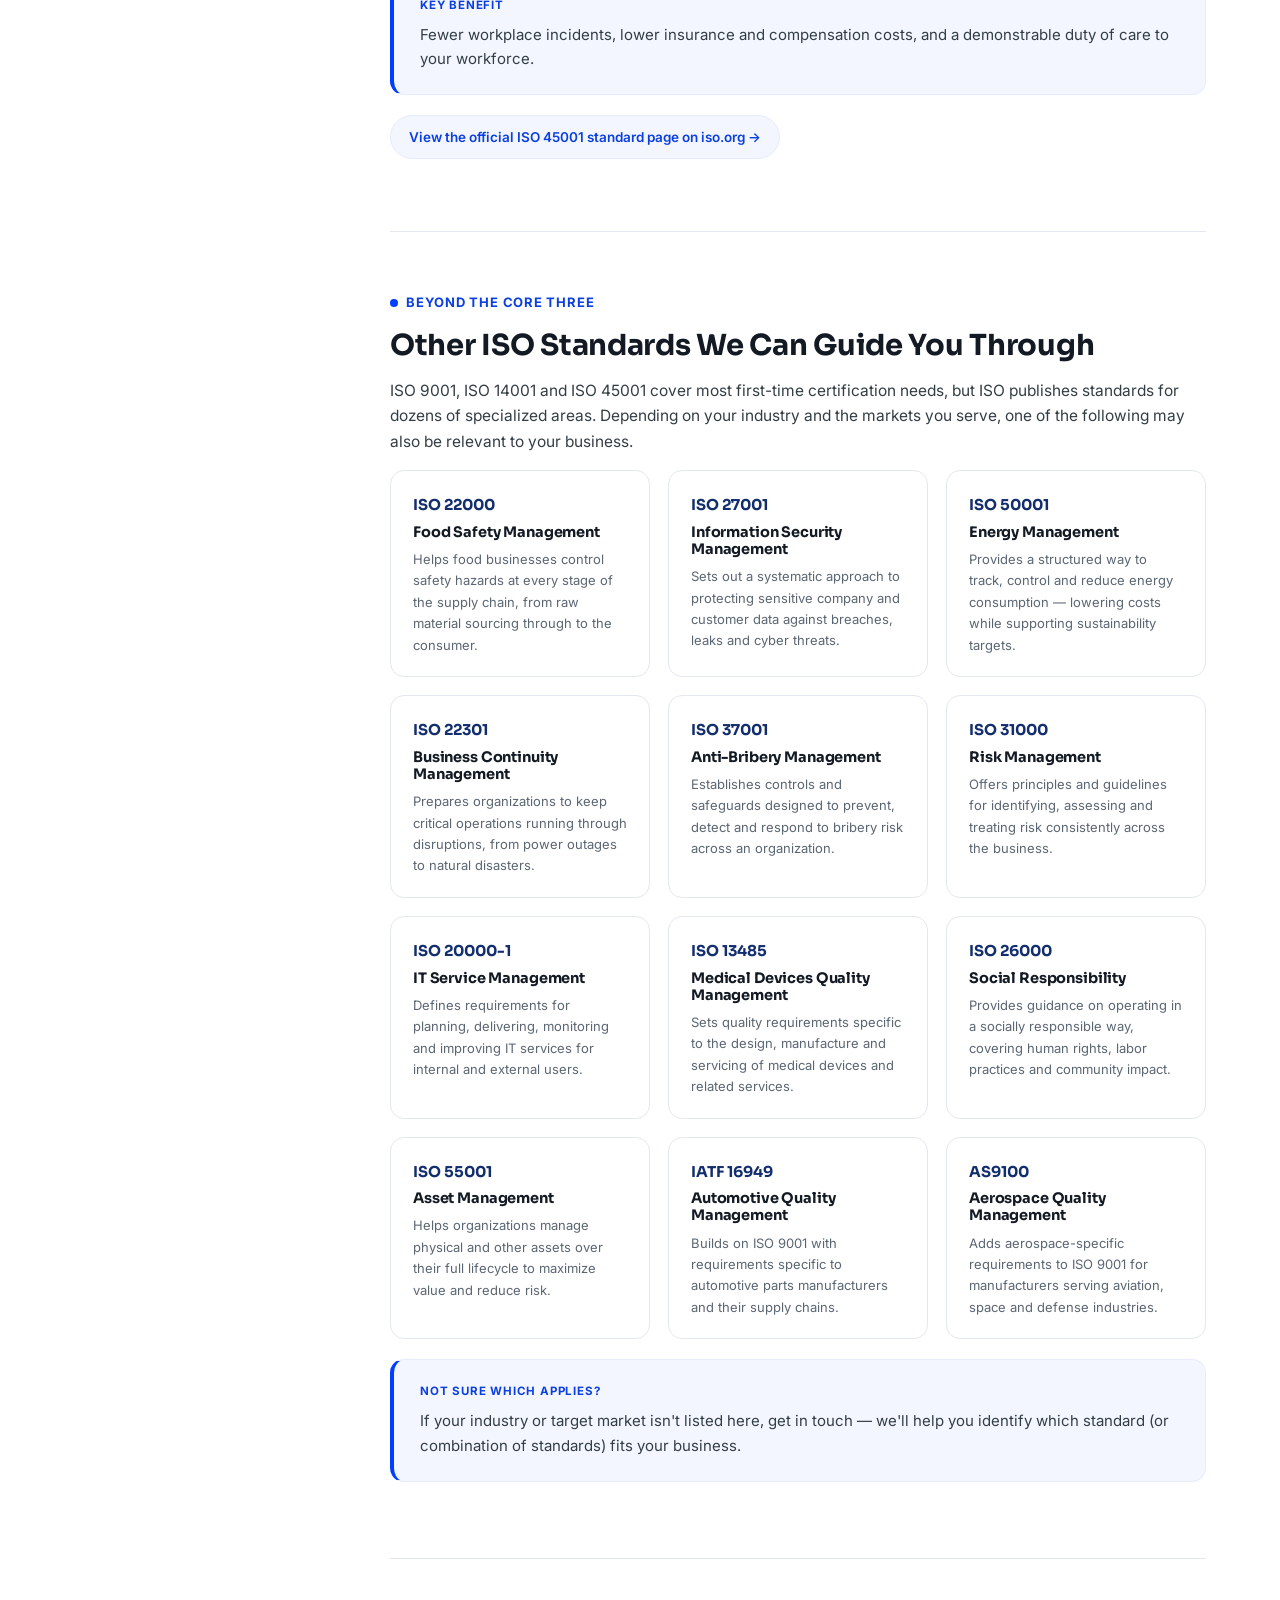
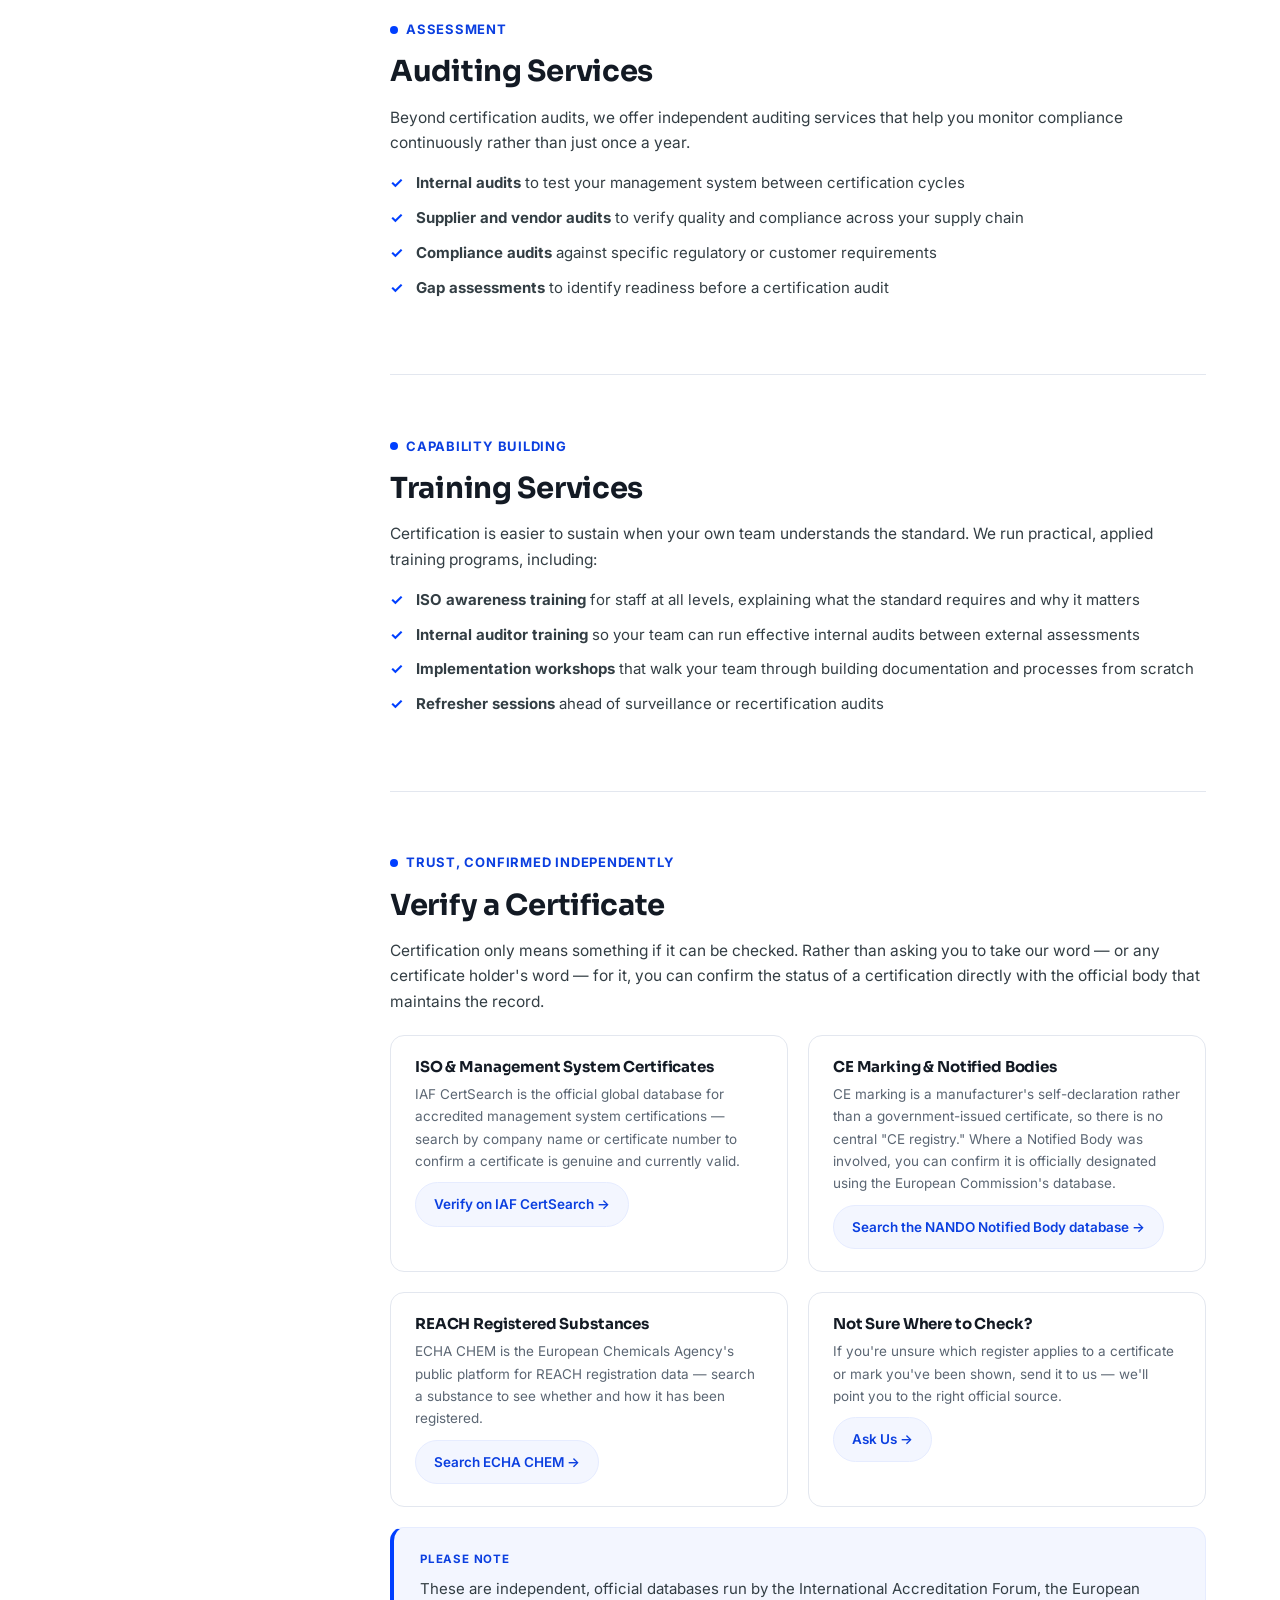
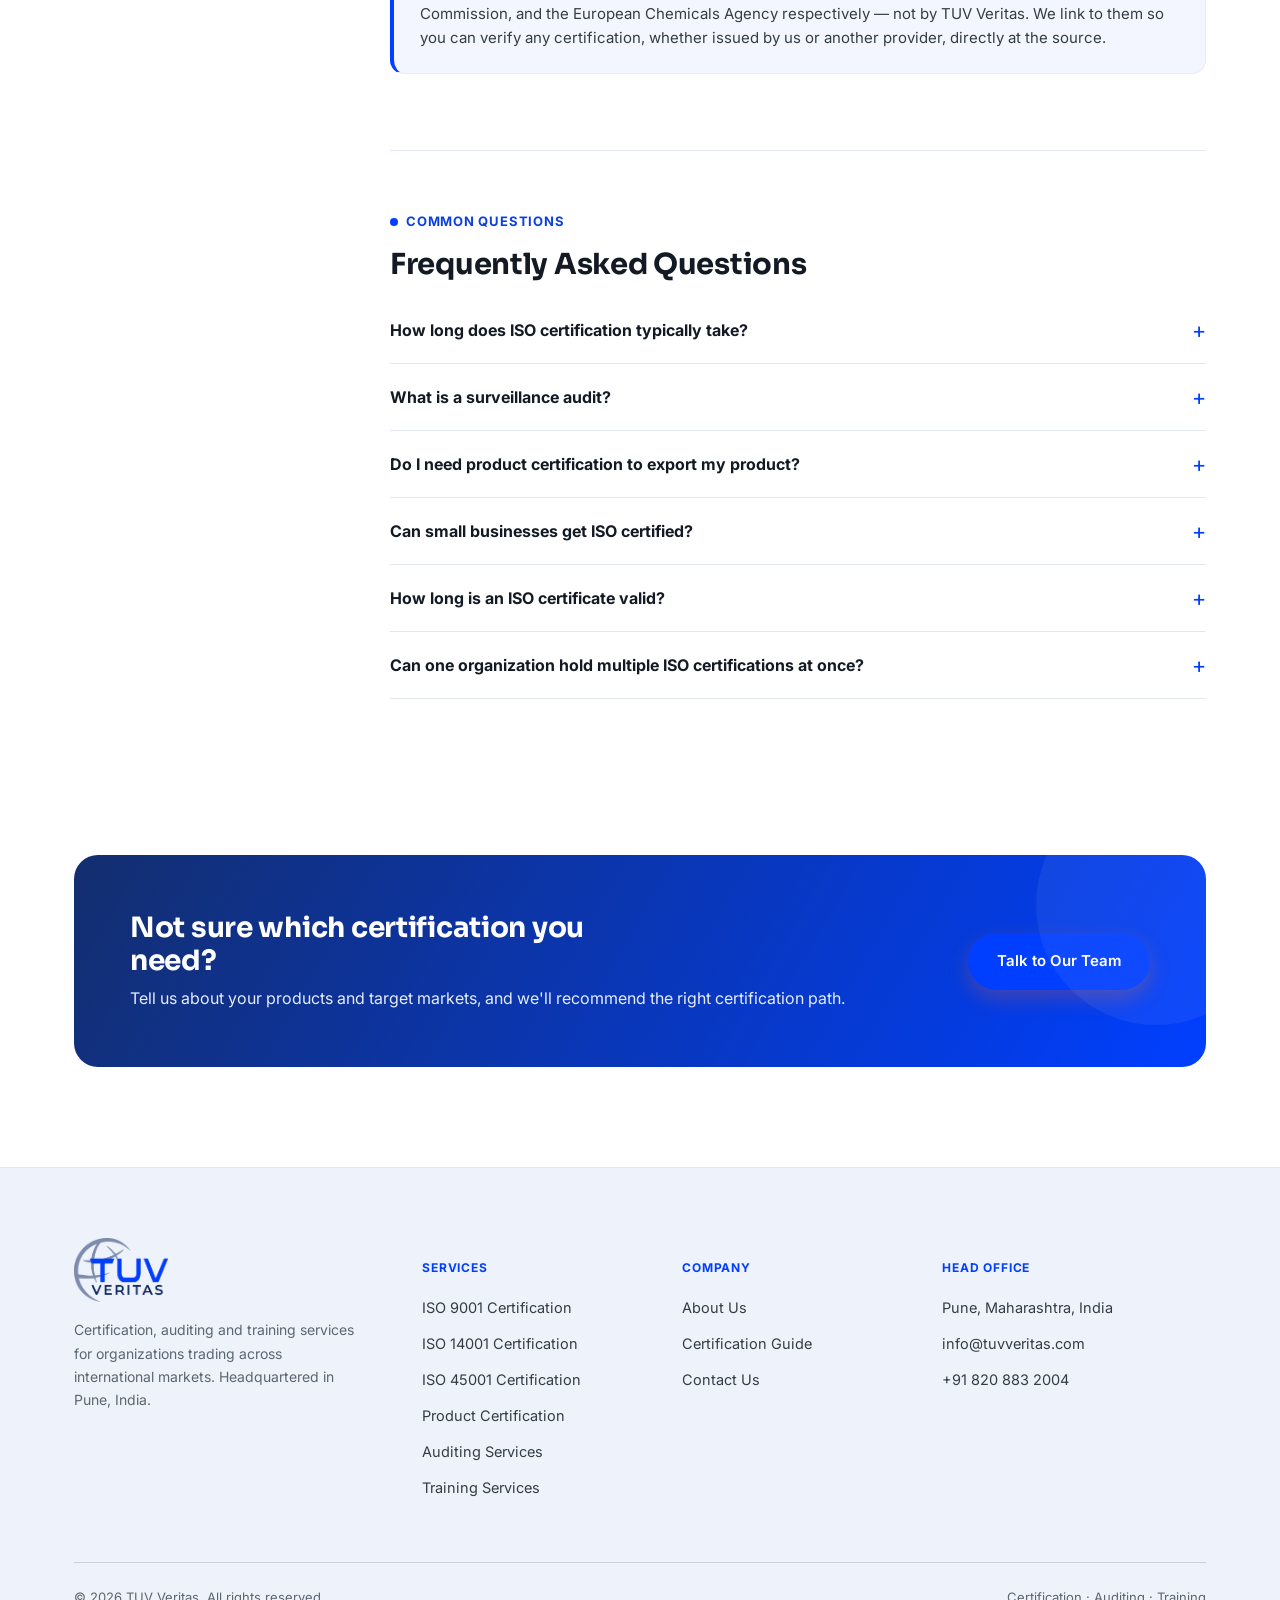
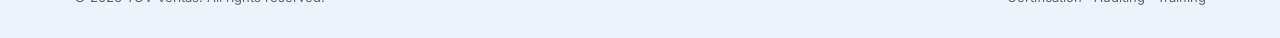
<file: certification-guide.html>
<!DOCTYPE html>
<html lang="en">

<head>
  <meta charset="UTF-8">
  <meta name="viewport" content="width=device-width, initial-scale=1.0">
  <title>Certification Guide | What is ISO, Product Certification &amp; Why It Matters — TUV Veritas</title>
  <meta name="description"
    content="A complete guide to ISO, product certification, ISO 9001, ISO 14001, ISO 45001, auditing and training — what they are, why they matter, and how certification works.">
  <link rel="preconnect" href="https://fonts.googleapis.com">
  <link
    href="https://fonts.googleapis.com/css2?family=Sora:wght@500;600;700;800&family=Inter:wght@400;500;600;700&display=swap"
    rel="stylesheet">
  <link rel="stylesheet" href="css/style.css">
</head>

<body>

  <header class="site-header">
    <div class="container nav-row">
      <a href="index.html" class="brand">
        <img class="brand-mark" src="images/TUV LOGO PNG.png" alt="TUV Veritas logo">
      </a>
      <nav class="main-nav" id="mainNav">
        <a href="index.html">Home</a>
        <a href="index.html#services">Services</a>
        <a href="certification-guide.html" class="active">Certification Guide</a>
        <a href="verify.html">Verify Certificate</a>
        <a href="about.html">About Us</a>
        <a href="contact.html">Contact</a>
      </nav>
      <div class="nav-cta">
        <a href="contact.html" class="btn btn-gold btn-sm btn-sm-desktop">Get a Quote</a>
        <button class="hamburger" aria-label="Toggle menu"
          aria-expanded="false"><span></span><span></span><span></span></button>
      </div>
    </div>
  </header>

  <section class="page-hero">
    <div class="container">
      <div class="breadcrumb"><a href="index.html">Home</a> / Certification Guide</div>
      <h1>Understanding ISO &amp; Product Certification</h1>
      <p class="hero-sub">Everything you need to know about what certification is, why it matters, and how each standard
        we work with applies to your business.</p>
    </div>
  </section>

  <section>
    <div class="container guide-layout">

      <aside class="toc">
        <div class="toc-label">On This Page</div>
        <a href="#what-is-iso">What is ISO?</a>
        <a href="#what-is-certification">What is Certification?</a>
        <a href="#product-certification">Product Certification</a>
        <a href="#why-important">Why Certification Matters</a>
        <a href="#iso-9001">ISO 9001</a>
        <a href="#iso-14001">ISO 14001</a>
        <a href="#iso-45001">ISO 45001</a>
        <a href="#other-standards">Other ISO Standards</a>
        <a href="#auditing">Auditing Services</a>
        <a href="#training">Training Services</a>
        <a href="#verify-certificate">Verify a Certificate</a>
        <a href="#faq">FAQs</a>
      </aside>

      <div class="guide-content">

        <section id="what-is-iso">
          <div class="eyebrow">The Basics</div>
          <h2>What is ISO?</h2>
          <p>ISO stands for the <strong>International Organization for Standardization</strong>, an independent,
            non-governmental body made up of national standards organizations from countries around the world. ISO
            develops and publishes standards that define agreed requirements for quality, safety, efficiency, and
            consistency across products, services, and management systems.</p>
          <p>ISO standards are voluntary in most industries, but they are widely recognized and, in many markets,
            expected or required by customers, regulators, and trading partners. They give organizations a common
            language for demonstrating that a process, product, or system meets a defined level of quality — whether the
            buyer is down the road or on another continent.</p>
          <div class="def-card">
            <b>In Plain Terms</b>
            Think of an ISO standard as a detailed rulebook for doing something reliably and safely — whether that
            "something" is managing quality, protecting the environment, or keeping workers safe. Certification is the
            independent confirmation that your organization actually follows that rulebook.
          </div>
        </section>

        <section id="what-is-certification">
          <div class="eyebrow">The Basics</div>
          <h2>What is Certification?</h2>
          <p>Certification is the process by which an independent third party formally confirms that a management
            system, process, product, or person meets the requirements of a specified standard. It is not a
            self-declaration — a certification body assesses evidence, conducts audits, and issues a certificate only
            once requirements are demonstrably met.</p>
          <h3>Types of certification</h3>
          <div class="two-col">
            <div class="mini-card">
              <h4>Management System Certification</h4>
              <p>Confirms that an organization's processes for quality, environment, or health &amp; safety meet a
                standard such as ISO 9001, ISO 14001, or ISO 45001.</p>
            </div>
            <div class="mini-card">
              <h4>Product Certification</h4>
              <p>Confirms that a specific product meets defined safety, performance, or quality requirements before it
                can be sold in a given market.</p>
            </div>
          </div>
          <p>Both types typically involve document review, on-site or remote assessment, corrective action where gaps
            are found, and ongoing surveillance to ensure the standard continues to be met after the certificate is
            issued.</p>
        </section>

        <section id="product-certification">
          <div class="eyebrow">Service Focus</div>
          <h2>What is Product Certification, and Why Does It Matter?</h2>
          <p>Product certification is the process of verifying that a specific product — from machinery and electronics
            to food packaging and consumer goods — meets the safety, quality, and performance requirements set by a
            target market, industry body, or regulator. Where management system certification looks at how your
            organization operates, product certification looks at whether an individual product is fit, safe, and
            compliant for sale.</p>
          <h3>What the process typically involves</h3>
          <ul>
            <li>Reviewing applicable technical regulations and standards for your target market</li>
            <li>Testing product samples against defined safety and performance criteria</li>
            <li>Inspecting manufacturing facilities and quality controls</li>
            <li>Reviewing technical documentation and labeling</li>
            <li>Ongoing surveillance to confirm continued compliance after approval</li>
          </ul>
          <h3>Why it matters</h3>
          <ul>
            <li><strong>Market access:</strong> many countries will not allow a product to be sold or imported without
              the relevant certification mark or approval.</li>
            <li><strong>Customer trust:</strong> certified products signal that safety and quality have been
              independently verified, not just self-claimed.</li>
            <li><strong>Reduced liability:</strong> certification helps demonstrate due diligence if a product safety
              issue is ever raised.</li>
            <li><strong>Smoother customs clearance:</strong> the right documentation reduces delays and rejections at
              ports of entry.</li>
          </ul>
          <div class="def-card"><b>Note</b>Product certification requirements vary significantly by product category and
            destination market. We help you identify exactly which certifications your product needs before you invest
            in testing.</div>

          <h3>CE Marking</h3>
          <p>CE Marking is the conformity mark used across the European Economic Area (EEA). By affixing the CE mark, a
            manufacturer declares that a product meets the applicable EU health, safety, and environmental protection
            requirements for that product category — covering areas such as machinery, electronics, toys, medical
            devices, and construction products. For most lower-risk products, the manufacturer self-declares conformity;
            for higher-risk categories, an independent Notified Body must also be involved in the assessment.</p>
          <ul>
            <li>Required before many product categories can legally be sold or imported into the EEA</li>
            <li>Based on meeting the "essential requirements" of the relevant EU directive or regulation</li>
            <li>Backed by a technical file and an EU Declaration of Conformity that the manufacturer must be able to
              produce on request</li>
            <li>Not a government-issued safety certificate — it is the manufacturer's own declaration, sometimes
              supported by third-party testing</li>
          </ul>
          <p><a  class="link-btn" href="https://single-market-economy.ec.europa.eu/single-market/goods/ce-marking_en" target="_blank"
              rel="noopener">View the official CE Marking overview on the European Commission's website →</a></p>

          <h3>REACH Compliance</h3>
          <p>REACH (Registration, Evaluation, Authorisation and Restriction of Chemicals) is the EU regulation governing
            chemical substances manufactured, imported, or used in products sold within the EU. It applies not only to
            chemical manufacturers but also to importers and producers of articles that contain certain chemicals above
            defined thresholds — making it directly relevant to a wide range of consumer and industrial products.</p>
          <ul>
            <li>Chemical substances manufactured or imported above 1 tonne per year generally require registration with
              the European Chemicals Agency (ECHA)</li>
            <li>Restricts or requires authorisation for Substances of Very High Concern (SVHCs)</li>
            <li>Applies to substances on their own, in mixtures, and in articles where the substance is intended to be
              released</li>
            <li>Non-compliance can block products from entering or remaining on the EU market</li>
          </ul>
          <p><a class="link-btn" href="https://echa.europa.eu/regulations/reach/understanding-reach" target="_blank" rel="noopener">View
              the official REACH overview on the ECHA website →</a></p>
        </section>

        <section id="why-important">
          <div class="eyebrow">The Bigger Picture</div>
          <h2>Why Certification is Important for Your Business</h2>
          <div class="two-col">
            <div class="mini-card">
              <h4>Global Market Access</h4>
              <p>Many international buyers and regulators require ISO or product certification before they will even
                consider a supplier.</p>
            </div>
            <div class="mini-card">
              <h4>Customer &amp; Partner Trust</h4>
              <p>A recognized certificate is independent proof of quality — it carries more weight than a claim on your
                own letterhead.</p>
            </div>
            <div class="mini-card">
              <h4>Legal &amp; Regulatory Compliance</h4>
              <p>Certification helps you meet — and evidence — obligations under safety, environmental, and labor
                regulations.</p>
            </div>
            <div class="mini-card">
              <h4>Operational Improvement</h4>
              <p>Preparing for certification typically uncovers inefficiencies, reduces rework, and standardizes best
                practice across teams.</p>
            </div>
            <div class="mini-card">
              <h4>Risk Reduction</h4>
              <p>Structured management systems catch quality, environmental, and safety risks before they become costly
                incidents.</p>
            </div>
            <div class="mini-card">
              <h4>Competitive Advantage</h4>
              <p>Certification is frequently a scoring criterion or hard requirement in tenders, RFPs, and vendor
                onboarding.</p>
            </div>
          </div>
        </section>

        <section id="iso-9001">
          <div class="eyebrow">Management System</div>
          <h2>ISO 9001 — Quality Management System</h2>
          <p>ISO 9001 is the world's most widely adopted quality management standard. It sets out requirements for a
            systematic approach to managing processes so that products and services consistently meet customer and
            regulatory requirements — and so that customer satisfaction is continually improved.</p>
          <h3>Who needs it</h3>
          <p>Any organization, of any size or sector, that wants to demonstrate consistent quality to customers, win
            tenders that require it, or simply run tighter, more predictable operations.</p>
          <h3>Core focus areas</h3>
          <ul>
            <li>Leadership commitment and a clear quality policy</li>
            <li>Risk-based planning and process control</li>
            <li>Competence, resources, and documented information</li>
            <li>Monitoring, measurement, and performance evaluation</li>
            <li>Continual improvement through corrective action</li>
          </ul>
          <div class="def-card"><b>Key Benefit</b>Fewer errors, less rework, and a stronger reputation for reliability
            with every customer you serve.</div>
          <p><a class="link-btn" href="https://www.iso.org/standard/62085.html" target="_blank" rel="noopener">View the official ISO 9001
              standard page on iso.org →</a><br><span style="font-size:12.5px;color:var(--ink-500);">Full standards are
              copyrighted documents sold directly by ISO; the page above includes a free preview.</span></p>
        </section>

        <section id="iso-14001">
          <div class="eyebrow">Management System</div>
          <h2>ISO 14001 — Environmental Management System</h2>
          <p>ISO 14001 helps organizations manage their environmental responsibilities systematically — controlling
            resource use, reducing waste and emissions, and meeting applicable environmental laws and regulations.</p>
          <h3>Who needs it</h3>
          <p>Manufacturers, construction firms, and any organization with a meaningful environmental footprint, or one
            whose customers require environmental due diligence from suppliers.</p>
          <h3>Core focus areas</h3>
          <ul>
            <li>Identifying environmental aspects and impacts of your operations</li>
            <li>Compliance obligations under environmental law</li>
            <li>Resource efficiency and waste reduction targets</li>
            <li>Emergency preparedness for environmental incidents</li>
            <li>Continual improvement of environmental performance</li>
          </ul>
          <div class="def-card"><b>Key Benefit</b>Lower resource costs, reduced regulatory risk, and stronger standing
            with environmentally conscious customers and investors.</div>
          <p><a class="link-btn" href="https://www.iso.org/standard/14001" target="_blank" rel="noopener">View the official ISO 14001
              standard page on iso.org →</a></p>
        </section>

        <section id="iso-45001">
          <div class="eyebrow">Management System</div>
          <h2>ISO 45001 — Occupational Health &amp; Safety</h2>
          <p>ISO 45001 provides a framework for managing occupational health and safety risk, aiming to prevent
            work-related injury and ill health while proactively improving safety performance.</p>
          <h3>Who needs it</h3>
          <p>Organizations in manufacturing, construction, logistics, and any workplace with physical or operational
            hazards — and increasingly, any employer wanting to formalize its duty of care.</p>
          <h3>Core focus areas</h3>
          <ul>
            <li>Hazard identification and risk assessment</li>
            <li>Worker consultation and participation</li>
            <li>Legal and regulatory compliance for workplace safety</li>
            <li>Incident investigation and corrective action</li>
            <li>Emergency planning and response</li>
          </ul>
          <div class="def-card"><b>Key Benefit</b>Fewer workplace incidents, lower insurance and compensation costs, and
            a demonstrable duty of care to your workforce.</div>
          <p><a class="link-btn" href="https://www.iso.org/standard/63787.html" target="_blank" rel="noopener">View the official ISO
              45001 standard page on iso.org →</a></p>
        </section>

        <section id="other-standards">
          <div class="eyebrow">Beyond The Core Three</div>
          <h2>Other ISO Standards We Can Guide You Through</h2>
          <p>ISO 9001, ISO 14001 and ISO 45001 cover most first-time certification needs, but ISO publishes standards
            for dozens of specialized areas. Depending on your industry and the markets you serve, one of the following
            may also be relevant to your business.</p>
          <div class="standards-grid">
            <div class="standard-card">
              <span class="std-code">ISO 22000</span>
              <h4>Food Safety Management</h4>
              <p>Helps food businesses control safety hazards at every stage of the supply chain, from raw material
                sourcing through to the consumer.</p>
            </div>
            <div class="standard-card">
              <span class="std-code">ISO 27001</span>
              <h4>Information Security Management</h4>
              <p>Sets out a systematic approach to protecting sensitive company and customer data against breaches,
                leaks and cyber threats.</p>
            </div>
            <div class="standard-card">
              <span class="std-code">ISO 50001</span>
              <h4>Energy Management</h4>
              <p>Provides a structured way to track, control and reduce energy consumption — lowering costs while
                supporting sustainability targets.</p>
            </div>
            <div class="standard-card">
              <span class="std-code">ISO 22301</span>
              <h4>Business Continuity Management</h4>
              <p>Prepares organizations to keep critical operations running through disruptions, from power outages to
                natural disasters.</p>
            </div>
            <div class="standard-card">
              <span class="std-code">ISO 37001</span>
              <h4>Anti-Bribery Management</h4>
              <p>Establishes controls and safeguards designed to prevent, detect and respond to bribery risk across an
                organization.</p>
            </div>
            <div class="standard-card">
              <span class="std-code">ISO 31000</span>
              <h4>Risk Management</h4>
              <p>Offers principles and guidelines for identifying, assessing and treating risk consistently across the
                business.</p>
            </div>
            <div class="standard-card">
              <span class="std-code">ISO 20000-1</span>
              <h4>IT Service Management</h4>
              <p>Defines requirements for planning, delivering, monitoring and improving IT services for internal and
                external users.</p>
            </div>
            <div class="standard-card">
              <span class="std-code">ISO 13485</span>
              <h4>Medical Devices Quality Management</h4>
              <p>Sets quality requirements specific to the design, manufacture and servicing of medical devices and
                related services.</p>
            </div>
            <div class="standard-card">
              <span class="std-code">ISO 26000</span>
              <h4>Social Responsibility</h4>
              <p>Provides guidance on operating in a socially responsible way, covering human rights, labor practices
                and community impact.</p>
            </div>
            <div class="standard-card">
              <span class="std-code">ISO 55001</span>
              <h4>Asset Management</h4>
              <p>Helps organizations manage physical and other assets over their full lifecycle to maximize value and
                reduce risk.</p>
            </div>
            <div class="standard-card">
              <span class="std-code">IATF 16949</span>
              <h4>Automotive Quality Management</h4>
              <p>Builds on ISO 9001 with requirements specific to automotive parts manufacturers and their supply
                chains.</p>
            </div>
            <div class="standard-card">
              <span class="std-code">AS9100</span>
              <h4>Aerospace Quality Management</h4>
              <p>Adds aerospace-specific requirements to ISO 9001 for manufacturers serving aviation, space and defense
                industries.</p>
            </div>
          </div>
          <div class="def-card"><b>Not Sure Which Applies?</b>If your industry or target market isn't listed here, get
            in touch — we'll help you identify which standard (or combination of standards) fits your business.</div>
        </section>

        <section id="auditing">
          <div class="eyebrow">Assessment</div>
          <h2>Auditing Services</h2>
          <p>Beyond certification audits, we offer independent auditing services that help you monitor compliance
            continuously rather than just once a year.</p>
          <ul>
            <li><strong>Internal audits</strong> to test your management system between certification cycles</li>
            <li><strong>Supplier and vendor audits</strong> to verify quality and compliance across your supply chain
            </li>
            <li><strong>Compliance audits</strong> against specific regulatory or customer requirements</li>
            <li><strong>Gap assessments</strong> to identify readiness before a certification audit</li>
          </ul>
        </section>

        <section id="training">
          <div class="eyebrow">Capability Building</div>
          <h2>Training Services</h2>
          <p>Certification is easier to sustain when your own team understands the standard. We run practical, applied
            training programs, including:</p>
          <ul>
            <li><strong>ISO awareness training</strong> for staff at all levels, explaining what the standard requires
              and why it matters</li>
            <li><strong>Internal auditor training</strong> so your team can run effective internal audits between
              external assessments</li>
            <li><strong>Implementation workshops</strong> that walk your team through building documentation and
              processes from scratch</li>
            <li><strong>Refresher sessions</strong> ahead of surveillance or recertification audits</li>
          </ul>
        </section>

        <section id="verify-certificate">
          <div class="eyebrow">Trust, Confirmed Independently</div>
          <h2>Verify a Certificate</h2>
          <p>Certification only means something if it can be checked. Rather than asking you to take our word — or any
            certificate holder's word — for it, you can confirm the status of a certification directly with the official
            body that maintains the record.</p>
          <div class="two-col">
            <div class="mini-card">
              <h4>ISO &amp; Management System Certificates</h4>
              <p>IAF CertSearch is the official global database for accredited management system certifications — search
                by company name or certificate number to confirm a certificate is genuine and currently valid.</p>
              <p style="margin-top:10px;"><a class="link-btn" href="https://www.iafcertsearch.org/" target="_blank"
                  rel="noopener">Verify on IAF CertSearch →</a></p>
            </div>
            <div class="mini-card">
              <h4>CE Marking &amp; Notified Bodies</h4>
              <p>CE marking is a manufacturer's self-declaration rather than a government-issued certificate, so there
                is no central "CE registry." Where a Notified Body was involved, you can confirm it is officially
                designated using the European Commission's database.</p>
              <p style="margin-top:10px;"><a class="link-btn"
                  href="https://webgate.ec.europa.eu/single-market-compliance-space/notified-bodies" target="_blank"
                  rel="noopener">Search the NANDO Notified Body database →</a></p>
            </div>
            <div class="mini-card">
              <h4>REACH Registered Substances</h4>
              <p>ECHA CHEM is the European Chemicals Agency's public platform for REACH registration data — search a
                substance to see whether and how it has been registered.</p>
              <p style="margin-top:10px;"><a class="link-btn" href="https://chem.echa.europa.eu/" target="_blank"
                  rel="noopener">Search ECHA CHEM →</a></p>
            </div>
            <div class="mini-card">
              <h4>Not Sure Where to Check?</h4>
              <p>If you're unsure which register applies to a certificate or mark you've been shown, send it to us —
                we'll point you to the right official source.</p>
              <p style="margin-top:10px;"><a class="link-btn" href="contact.html">Ask Us →</a></p>
            </div>
          </div>
          <div class="def-card"><b>Please Note</b>These are independent, official databases run by the International
            Accreditation Forum, the European Commission, and the European Chemicals Agency respectively — not by TUV
            Veritas. We link to them so you can verify any certification, whether issued by us or another provider,
            directly at the source.</div>
        </section>

        <section id="faq">
          <div class="eyebrow">Common Questions</div>
          <h2>Frequently Asked Questions</h2>

          <div class="faq-item">
            <button class="faq-q">How long does ISO certification typically take? <span class="plus">+</span></button>
            <div class="faq-a">
              <p>Timelines vary with organization size and readiness, but most businesses move from initial enquiry to
                certification within a few months, once documentation is in place and the two-stage audit is complete.
              </p>
            </div>
          </div>
          <div class="faq-item">
            <button class="faq-q">What is a surveillance audit? <span class="plus">+</span></button>
            <div class="faq-a">
              <p>A surveillance audit is a periodic check, usually annual, conducted after certification to confirm your
                management system continues to meet the standard between full recertification cycles.</p>
            </div>
          </div>
          <div class="faq-item">
            <button class="faq-q">Do I need product certification to export my product? <span
                class="plus">+</span></button>
            <div class="faq-a">
              <p>In many cases, yes — most destination markets have specific safety, quality, or labeling requirements
                that must be verified before a product can be legally imported or sold. Requirements differ by product
                category and country.</p>
            </div>
          </div>
          <div class="faq-item">
            <button class="faq-q">Can small businesses get ISO certified? <span class="plus">+</span></button>
            <div class="faq-a">
              <p>Yes. ISO standards are scalable and apply to organizations of any size — the requirements are the same,
                but the scope and complexity of your management system is proportional to your operations.</p>
            </div>
          </div>
          <div class="faq-item">
            <button class="faq-q">How long is an ISO certificate valid? <span class="plus">+</span></button>
            <div class="faq-a">
              <p>ISO certificates are typically valid for three years, subject to passing annual or periodic
                surveillance audits, after which a recertification audit renews the cycle.</p>
            </div>
          </div>
          <div class="faq-item">
            <button class="faq-q">Can one organization hold multiple ISO certifications at once? <span
                class="plus">+</span></button>
            <div class="faq-a">
              <p>Yes, and it's common. Many organizations pursue ISO 9001, ISO 14001 and ISO 45001 together as an
                integrated management system, since the standards share a common structure.</p>
            </div>
          </div>
        </section>

      </div>
    </div>
  </section>

  <section style="padding-top:0">
    <div class="container">
      <div class="cta-band">
        <div>
          <h3>Not sure which certification you need?</h3>
          <p>Tell us about your products and target markets, and we'll recommend the right certification path.</p>
        </div>
        <a href="contact.html" class="btn btn-gold">Talk to Our Team</a>
      </div>
    </div>
  </section>

  <footer class="site-footer">
    <div class="container">
      <div class="footer-grid">
        <div class="footer-brand">
          <a href="index.html" class="brand">
            <img class="brand-mark" src="images/TUV LOGO PNG.png" alt="TUV Veritas logo">
          </a>
          <p>Certification, auditing and training services for organizations trading across international markets.
            Headquartered in Pune, India.</p>
        </div>
        <div class="footer-col">
          <h5>Services</h5>
          <a href="certification-guide.html#iso-9001">ISO 9001 Certification</a>
          <a href="certification-guide.html#iso-14001">ISO 14001 Certification</a>
          <a href="certification-guide.html#iso-45001">ISO 45001 Certification</a>
          <a href="certification-guide.html#product-certification">Product Certification</a>
          <a href="certification-guide.html#auditing">Auditing Services</a>
          <a href="certification-guide.html#training">Training Services</a>
        </div>
        <div class="footer-col">
          <h5>Company</h5>
          <a href="about.html">About Us</a>
          <a href="certification-guide.html">Certification Guide</a>
          <a href="contact.html">Contact Us</a>
        </div>
        <div class="footer-col">
          <h5>Head Office</h5>
          <li>Pune, Maharashtra, India</li>
          <a href="mailto:info@tuvveritas.com">info@tuvveritas.com</a>
          <a href="tel:+918208832004">+91 820 883 2004</a>
        </div>
      </div>
      <div class="footer-bottom">
        <span>© 2026 TUV Veritas. All rights reserved.</span>
        <span>Certification · Auditing · Training</span>
      </div>
    </div>
  </footer>

  <script src="js/main.js"></script>
</body>

</html>
</file>
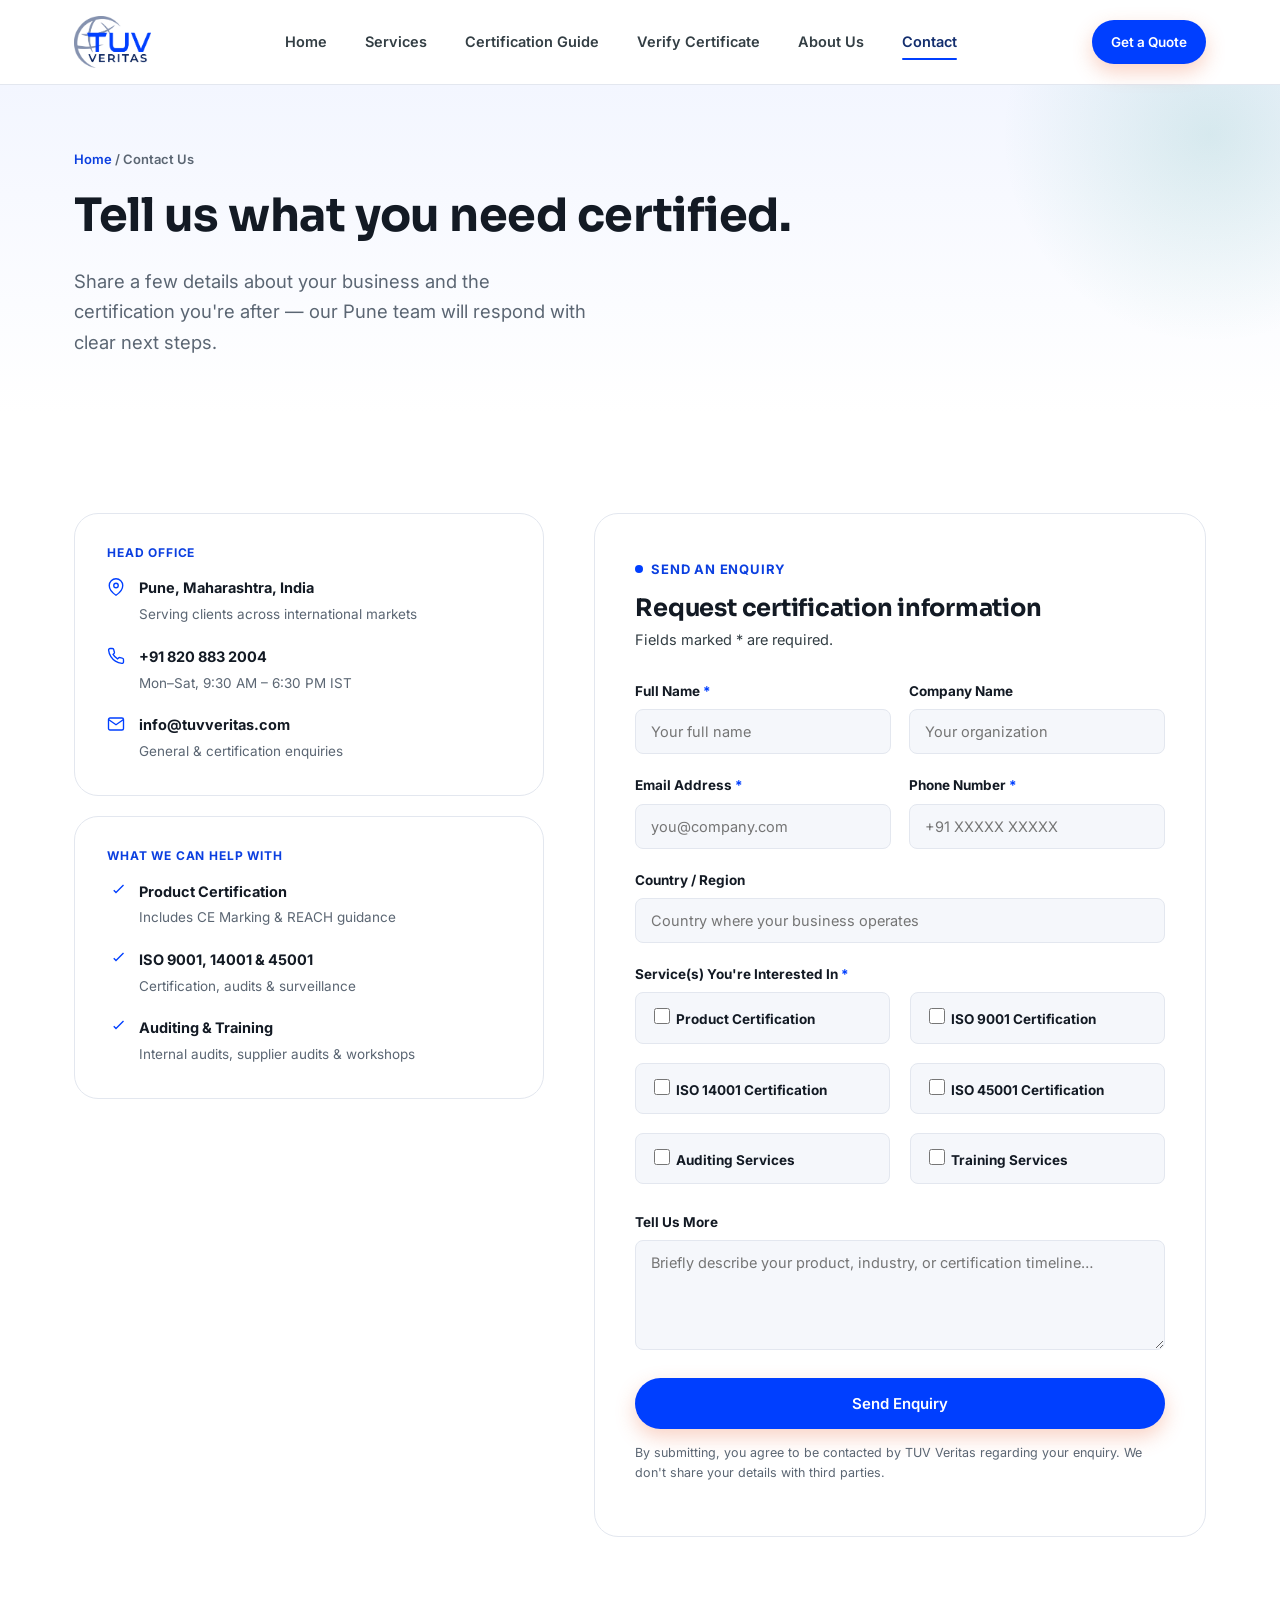
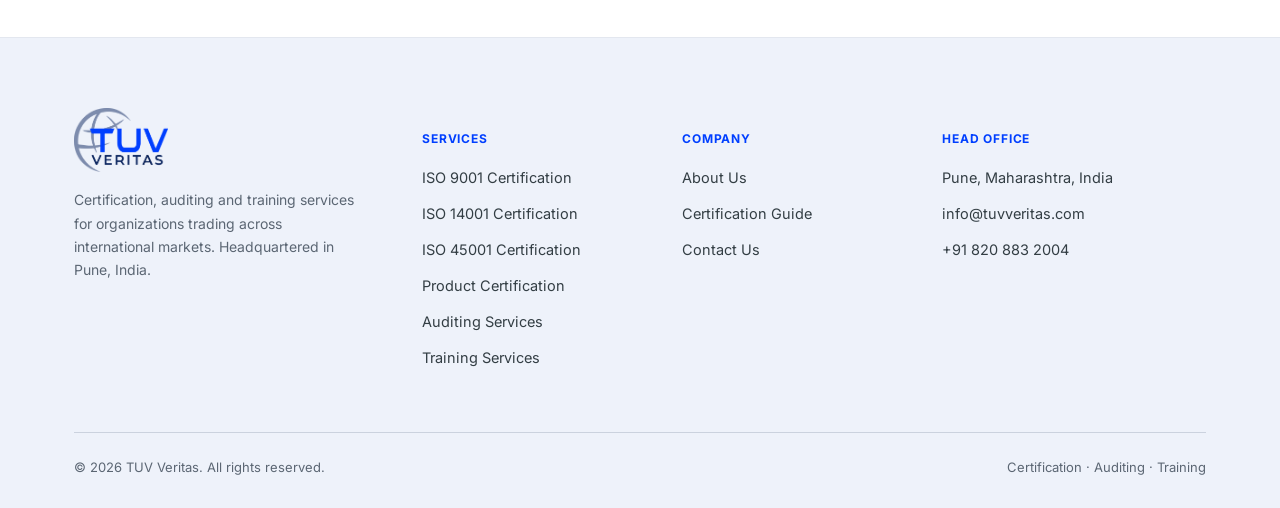
<file: contact.html>
<!DOCTYPE html>
<html lang="en">
<head>
<meta charset="UTF-8">
<meta name="viewport" content="width=device-width, initial-scale=1.0">
<title>Contact Us | TUV Veritas — Certification, Auditing &amp; Training</title>
<meta name="description" content="Get in touch with TUV Veritas for Product Certification, ISO 9001, ISO 14001, ISO 45001 certification, auditing and training enquiries.">
<link rel="preconnect" href="https://fonts.googleapis.com">
<link href="https://fonts.googleapis.com/css2?family=Sora:wght@500;600;700;800&family=Inter:wght@400;500;600;700&display=swap" rel="stylesheet">
<link rel="stylesheet" href="css/style.css">
</head>
<body>

<header class="site-header">
  <div class="container nav-row">
    <a href="index.html" class="brand">
      <img class="brand-mark" src="images/TUV LOGO PNG.png" alt="TUV Veritas logo">
    </a>
    <nav class="main-nav" id="mainNav">
      <a href="index.html">Home</a>
      <a href="index.html#services">Services</a>
      <a href="certification-guide.html">Certification Guide</a>
      <a href="verify.html">Verify Certificate</a>
      <a href="about.html">About Us</a>
      <a href="contact.html" class="active">Contact</a>
    </nav>
    <div class="nav-cta">
      <a href="contact.html" class="btn btn-gold btn-sm btn-sm-desktop">Get a Quote</a>
      <button class="hamburger" aria-label="Toggle menu" aria-expanded="false"><span></span><span></span><span></span></button>
    </div>
  </div>
</header>

<section class="page-hero">
  <div class="container">
    <div class="breadcrumb"><a href="index.html">Home</a> / Contact Us</div>
    <h1>Tell us what you need certified.</h1>
    <p class="hero-sub">Share a few details about your business and the certification you're after — our Pune team will respond with clear next steps.</p>
  </div>
</section>

<section>
  <div class="container contact-layout">

    <div>
      <div class="info-card">
        <h4>Head Office</h4>
        <div class="info-row">
          <svg width="18" height="18" viewBox="0 0 24 24" fill="none" stroke="currentColor" stroke-width="1.8"><path d="M21 10c0 7-9 13-9 13s-9-6-9-13a9 9 0 0118 0z"/><circle cx="12" cy="10" r="3"/></svg>
          <div><b>Pune, Maharashtra, India</b><span>Serving clients across international markets</span></div>
        </div>
        <div class="info-row">
          <svg width="18" height="18" viewBox="0 0 24 24" fill="none" stroke="currentColor" stroke-width="1.8"><path d="M22 16.92v3a2 2 0 01-2.18 2 19.79 19.79 0 01-8.63-3.07 19.5 19.5 0 01-6-6 19.79 19.79 0 01-3.07-8.67A2 2 0 014.11 2h3a2 2 0 012 1.72c.127.96.362 1.903.7 2.81a2 2 0 01-.45 2.11L8.09 9.91a16 16 0 006 6l1.27-1.27a2 2 0 012.11-.45c.907.338 1.85.573 2.81.7A2 2 0 0122 16.92z"/></svg>
          <div><b>+91 820 883 2004</b><span>Mon–Sat, 9:30 AM – 6:30 PM IST</span></div>
        </div>
        <div class="info-row">
          <svg width="18" height="18" viewBox="0 0 24 24" fill="none" stroke="currentColor" stroke-width="1.8"><path d="M4 4h16v16H4z" opacity="0"/><path d="M22 6l-10 7L2 6"/><rect x="2" y="4" width="20" height="16" rx="2"/></svg>
          <div><b>info@tuvveritas.com</b><span>General &amp; certification enquiries</span></div>
        </div>
      </div>

      <div class="info-card">
        <h4>What We Can Help With</h4>
        <div class="info-row"><svg width="18" height="18" viewBox="0 0 24 24" fill="none" stroke="currentColor" stroke-width="1.8"><path d="M9 11l3 3L22 4"/></svg><div><b>Product Certification</b><span>Includes CE Marking &amp; REACH guidance</span></div></div>
        <div class="info-row"><svg width="18" height="18" viewBox="0 0 24 24" fill="none" stroke="currentColor" stroke-width="1.8"><path d="M9 11l3 3L22 4"/></svg><div><b>ISO 9001, 14001 &amp; 45001</b><span>Certification, audits &amp; surveillance</span></div></div>
        <div class="info-row"><svg width="18" height="18" viewBox="0 0 24 24" fill="none" stroke="currentColor" stroke-width="1.8"><path d="M9 11l3 3L22 4"/></svg><div><b>Auditing &amp; Training</b><span>Internal audits, supplier audits &amp; workshops</span></div></div>
      </div>

    </div>

    <div class="form-card">
      <div class="eyebrow">Send an Enquiry</div>
      <h2 style="margin-bottom:6px;">Request certification information</h2>
      <p style="color:var(--ink-muted); font-size:14.5px; margin-bottom:28px;">Fields marked <span style="color:var(--gold-600)">*</span> are required.</p>

      <form id="enquiryForm" novalidate>
        <div class="form-row">
          <div class="field">
            <label>Full Name <span class="req">*</span></label>
            <input type="text" name="name" required placeholder="Your full name">
          </div>
          <div class="field">
            <label>Company Name</label>
            <input type="text" name="company" placeholder="Your organization">
          </div>
        </div>
        <div class="form-row">
          <div class="field">
            <label>Email Address <span class="req">*</span></label>
            <input type="email" name="email" required placeholder="you@company.com">
          </div>
          <div class="field">
            <label>Phone Number <span class="req">*</span></label>
            <input type="tel" name="phone" required placeholder="+91 XXXXX XXXXX">
          </div>
        </div>
        <div class="field">
          <label>Country / Region</label>
          <input type="text" name="country" placeholder="Country where your business operates">
        </div>

        <div class="field">
          <label>Service(s) You're Interested In <span class="req">*</span></label>
          <div class="check-grid">
            <label class="check-item"><input type="checkbox" name="service" value="Product Certification"> Product Certification</label>
            <label class="check-item"><input type="checkbox" name="service" value="ISO 9001"> ISO 9001 Certification</label>
            <label class="check-item"><input type="checkbox" name="service" value="ISO 14001"> ISO 14001 Certification</label>
            <label class="check-item"><input type="checkbox" name="service" value="ISO 45001"> ISO 45001 Certification</label>
            <label class="check-item"><input type="checkbox" name="service" value="Auditing"> Auditing Services</label>
            <label class="check-item"><input type="checkbox" name="service" value="Training"> Training Services</label>
          </div>
        </div>

        <div class="field">
          <label>Tell Us More</label>
          <textarea name="message" placeholder="Briefly describe your product, industry, or certification timeline…"></textarea>
        </div>

        <button type="submit" class="btn btn-gold btn-block">Send Enquiry</button>
        <p class="form-note">By submitting, you agree to be contacted by TUV Veritas regarding your enquiry. We don't share your details with third parties.</p>
      </form>

      <div class="success-panel" id="successPanel">
        <div class="icon-badge"><svg width="26" height="26" viewBox="0 0 24 24" fill="none" stroke="#fff" stroke-width="2.4"><polyline points="20 6 9 17 4 12"/></svg></div>
        <h3>Enquiry received</h3>
        <p>Thank you — our team will review your request and get back to you shortly at the email or phone number provided.</p>
      </div>
    </div>

  </div>
</section>

<footer class="site-footer">
  <div class="container">
    <div class="footer-grid">
      <div class="footer-brand">
        <a href="index.html" class="brand">
      <img class="brand-mark" src="images/TUV LOGO PNG.png" alt="TUV Veritas logo">
    </a>
        <p>Certification, auditing and training services for organizations trading across international markets. Headquartered in Pune, India.</p>
      </div>
      <div class="footer-col">
        <h5>Services</h5>
        <a href="certification-guide.html#iso-9001">ISO 9001 Certification</a>
        <a href="certification-guide.html#iso-14001">ISO 14001 Certification</a>
        <a href="certification-guide.html#iso-45001">ISO 45001 Certification</a>
        <a href="certification-guide.html#product-certification">Product Certification</a>
        <a href="certification-guide.html#auditing">Auditing Services</a>
        <a href="certification-guide.html#training">Training Services</a>
      </div>
      <div class="footer-col">
        <h5>Company</h5>
        <a href="about.html">About Us</a>
        <a href="certification-guide.html">Certification Guide</a>
        <a href="contact.html">Contact Us</a>
      </div>
      <div class="footer-col">
        <h5>Head Office</h5>
        <li>Pune, Maharashtra, India</li>
        <a href="mailto:info@tuvveritas.com">info@tuvveritas.com</a>
        <a href="tel:+918208832004">+91 820 883 2004</a>
      </div>
    </div>
    <div class="footer-bottom">
      <span>© 2026 TUV Veritas. All rights reserved.</span>
      <span>Certification · Auditing · Training</span>
    </div>
  </div>
</footer>

<script src="js/main.js"></script>
</body>
</html>
</file>
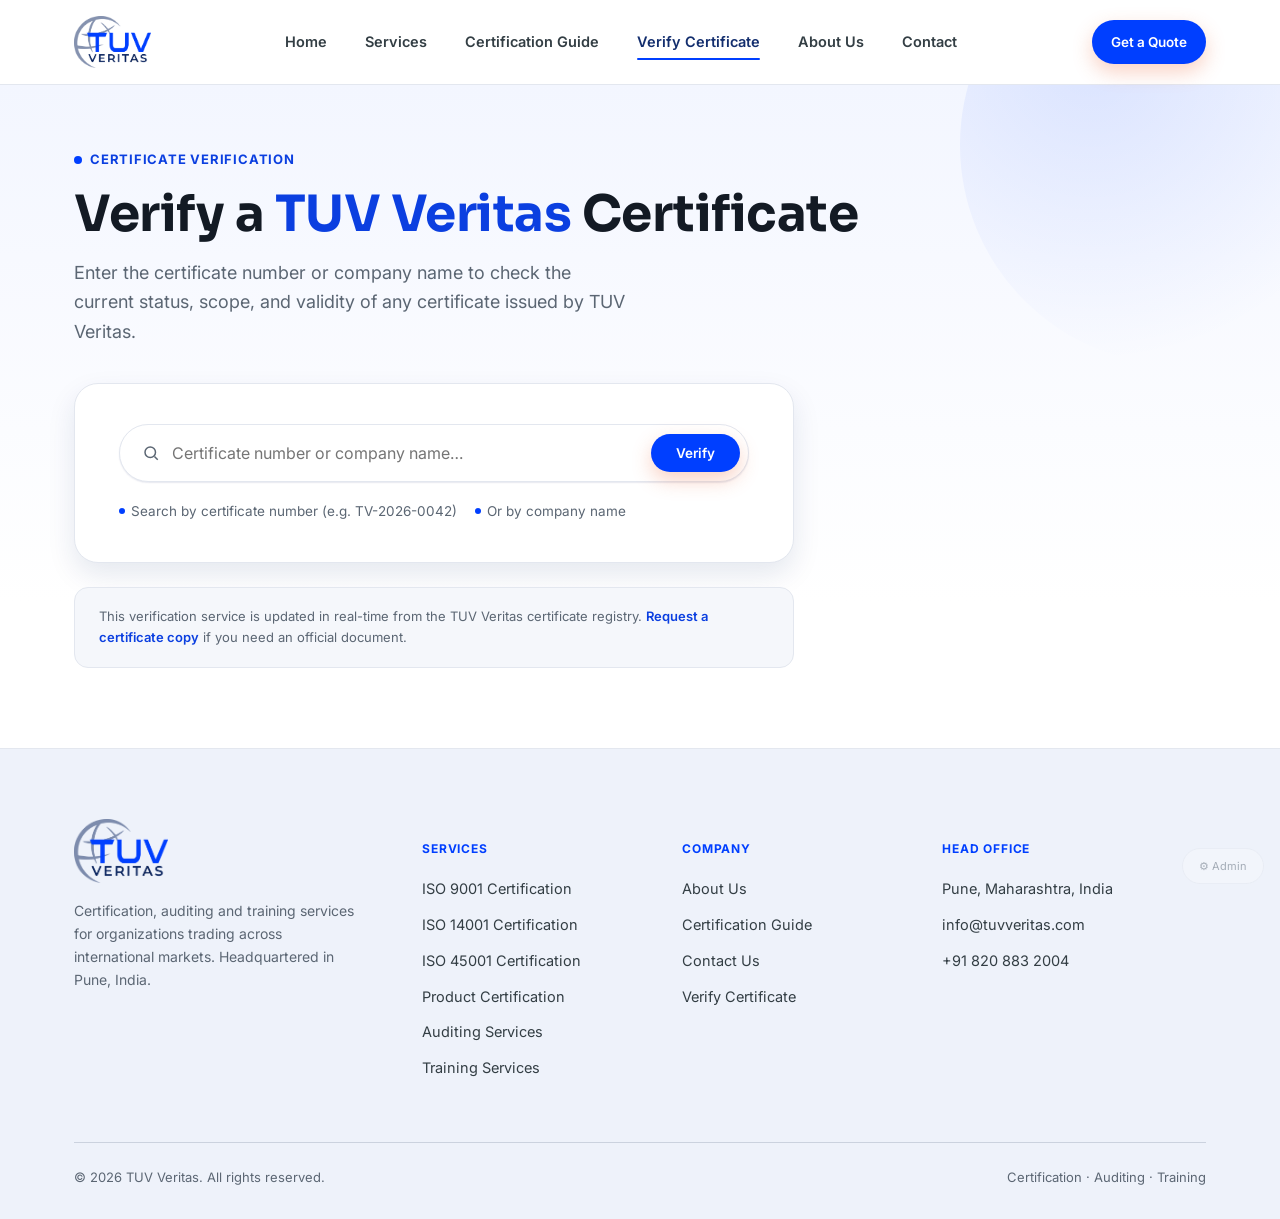
<file: verify.html>
<!DOCTYPE html>
<html lang="en">
<head>
    <meta charset="UTF-8">
    <meta name="viewport" content="width=device-width, initial-scale=1.0">
    <title>Certificate Verification | TUV Veritas</title>
    <meta name="description" content="Verify the authenticity and status of TUV Veritas certificates.">
    <link rel="preconnect" href="https://fonts.googleapis.com">
    <link href="https://fonts.googleapis.com/css2?family=Sora:wght@500;600;700;800&family=Inter:wght@400;500;600;700&display=swap" rel="stylesheet">
    <link rel="stylesheet" href="css/style.css">
    <style>
        /* ===== Verification page extras ===== */
        .verify-hero { background: linear-gradient(180deg, var(--brand-blue-50) 0%, var(--bg) 78%); padding: 60px 0 80px; position: relative; overflow: hidden; }
        .verify-hero::before { content: ''; position: absolute; top: -160px; right: -120px; width: 440px; height: 440px; border-radius: 50%; background: radial-gradient(circle at 30% 30%, rgba(0,63,255,.10), rgba(0,63,255,0) 70%); pointer-events: none; }
        .verify-hero .container { position: relative; z-index: 2; }
        .verify-hero h1 { font-size: clamp(34px, 4.6vw, 50px); color: var(--ink-900); margin-bottom: 14px; }
        .verify-hero h1 em { font-style: normal; color: var(--brand-blue-600); }
        .verify-hero .hero-sub { font-size: 18px; color: var(--ink-500); max-width: 560px; margin-bottom: 36px; }
        .verify-card { background: var(--white); border: 1px solid var(--line); border-radius: var(--r-lg); padding: 40px 44px; max-width: 720px; box-shadow: var(--shadow-md); }
        .verify-card .search-bar { max-width: 100%; margin-bottom: 0; }
        .verify-card .search-bar input { font-size: 16px; }
        .verify-card .search-bar .clear-btn { display: none; }
        .verify-options { display: flex; gap: 18px; margin-top: 18px; font-size: 13.5px; color: var(--ink-500); flex-wrap: wrap; }
        .verify-options span { display: flex; align-items: center; gap: 6px; }
        .verify-options .dot { width: 6px; height: 6px; border-radius: 50%; background: var(--brand-blue); display: inline-block; }
        .result-panel { display: none; margin-top: 40px; max-width: 820px; }
        .result-panel.visible { display: block; }
        .result-card { background: var(--white); border: 1px solid var(--line); border-radius: var(--r-lg); padding: 36px 40px; box-shadow: var(--shadow-sm); }
        .status-badge { display: inline-flex; align-items: center; gap: 8px; padding: 6px 18px 6px 14px; border-radius: var(--r-pill); font-weight: 700; font-size: 13px; text-transform: uppercase; letter-spacing: .04em; }
        .status-badge.active { background: #E6F7ED; color: #0D7A4A; }
        .status-badge.active::before { content: ''; width: 8px; height: 8px; border-radius: 50%; background: #0D7A4A; display: inline-block; }
        .status-badge.inactive { background: #FEF3F2; color: #B42318; }
        .status-badge.inactive::before { content: ''; width: 8px; height: 8px; border-radius: 50%; background: #B42318; display: inline-block; }
        .status-badge.suspended { background: #FFFAEB; color: #B54708; }
        .status-badge.suspended::before { content: ''; width: 8px; height: 8px; border-radius: 50%; background: #B54708; display: inline-block; }
        .result-card .cert-header { display: flex; justify-content: space-between; align-items: flex-start; flex-wrap: wrap; gap: 16px; border-bottom: 1px solid var(--line); padding-bottom: 20px; margin-bottom: 22px; }
        .result-card .cert-header .company { font-size: 22px; font-weight: 700; color: var(--ink-900); font-family: var(--font-display); }
        .result-card .cert-header .cert-number { font-size: 14px; color: var(--ink-500); font-weight: 600; }
        .result-grid { display: grid; grid-template-columns: 1fr 1fr; gap: 18px 36px; }
        @media(max-width:600px) { .result-grid { grid-template-columns: 1fr; } }
        .result-grid .field { margin-bottom: 0; }
        .result-grid .field label { font-size: 11.5px; text-transform: uppercase; letter-spacing: .06em; color: var(--ink-500); font-weight: 700; display: block; margin-bottom: 2px; }
        .result-grid .field .value { font-size: 16px; font-weight: 600; color: var(--ink-900); }
        .result-grid .field .value.standard { color: var(--brand-blue-600); }
        .result-not-found { text-align: center; padding: 50px 20px; background: var(--bg-alt); border-radius: var(--r-lg); border: 1px dashed var(--line-strong); }
        .result-not-found svg { color: var(--ink-500); opacity: .5; margin-bottom: 16px; }
        .result-not-found h4 { color: var(--ink-700); margin-bottom: 6px; }
        .result-not-found p { color: var(--ink-500); font-size: 14.5px; margin: 0; }
        .verify-note { margin-top: 24px; font-size: 13px; color: var(--ink-500); background: var(--bg-alt); padding: 18px 24px; border-radius: var(--r-md); border: 1px solid var(--line); max-width: 720px; }
        .verify-note a { color: var(--brand-blue-600); font-weight: 600; }
        .admin-skip { position: fixed; bottom: 16px; right: 16px; font-size: 11px; color: var(--ink-500); background: var(--bg-alt); padding: 8px 16px; border-radius: var(--r-pill); border: 1px solid var(--line); opacity: .5; transition: opacity .2s ease; z-index: 50; }
        .admin-skip:hover { opacity: 1; }
        .admin-skip a { color: inherit; text-decoration: none; }
        .loading-wrap { display: none; text-align: center; padding: 30px 0; }
        .loading-wrap.visible { display: block; }
        .spinner { display: inline-block; width: 28px; height: 28px; border: 4px solid var(--line); border-top-color: var(--brand-blue); border-radius: 50%; animation: spin 0.7s linear infinite; }
        @keyframes spin { to { transform: rotate(360deg); } }
    </style>
</head>
<body>

    <!-- ===== HEADER ===== (copy from index.html) -->
    <header class="site-header">
        <div class="container nav-row">
            <a href="index.html" class="brand">
                <img class="brand-mark" src="images/TUV LOGO PNG.png" alt="TUV Veritas logo">
            </a>
            <nav class="main-nav" id="mainNav">
                <a href="index.html">Home</a>
                <a href="index.html#services">Services</a>
                <a href="certification-guide.html">Certification Guide</a>
                <a href="verify.html" class="active">Verify Certificate</a>
                <a href="about.html">About Us</a>
                <a href="contact.html">Contact</a>
            </nav>
            <div class="nav-cta">
                <a href="contact.html" class="btn btn-gold btn-sm btn-sm-desktop">Get a Quote</a>
                <button class="hamburger" aria-label="Toggle menu" aria-expanded="false"><span></span><span></span><span></span></button>
            </div>
        </div>
    </header>

    <!-- ===== HERO ===== -->
    <section class="verify-hero">
        <div class="container">
            <div class="eyebrow">Certificate Verification</div>
            <h1>Verify a <em>TUV Veritas</em> Certificate</h1>
            <p class="hero-sub">Enter the certificate number or company name to check the current status, scope, and validity of any certificate issued by TUV Veritas.</p>

            <div class="verify-card">
                <form id="verifyForm" onsubmit="return false;">
                    <div class="search-bar">
                        <svg width="18" height="18" viewBox="0 0 24 24" fill="none" stroke="currentColor" stroke-width="2">
                            <circle cx="11" cy="11" r="7"/>
                            <line x1="21" y1="21" x2="16.65" y2="16.65"/>
                        </svg>
                        <input type="text" id="verifySearch" placeholder="Certificate number or company name…" autocomplete="off">
                        <button class="clear-btn" id="clearVerify" type="button" style="display:none;">Clear</button>
                        <button class="btn btn-gold btn-sm" type="submit" id="searchBtn" style="border-radius:var(--r-pill);padding:10px 24px;">Verify</button>
                    </div>
                    <div class="verify-options">
                        <span><span class="dot"></span> Search by certificate number (e.g. TV-2026-0042)</span>
                        <span><span class="dot"></span> Or by company name</span>
                    </div>
                </form>
            </div>

            <div class="verify-note">
                This verification service is updated in real-time from the TUV Veritas certificate registry.
                <a href="contact.html">Request a certificate copy</a> if you need an official document.
            </div>

            <!-- ===== RESULTS ===== -->
            <div class="result-panel" id="resultPanel">
                <!-- Results will be inserted here by JavaScript -->
            </div>

            <!-- Loading -->
            <div class="loading-wrap" id="loadingWrap">
                <div class="spinner"></div>
                <p style="margin-top:12px;color:var(--ink-500);">Searching registry…</p>
            </div>
        </div>
    </section>

    <!-- ===== FOOTER ===== -->
    <footer class="site-footer">
        <div class="container">
            <div class="footer-grid">
                <div class="footer-brand">
                    <a href="index.html" class="brand">
                        <img class="brand-mark" src="images/TUV LOGO PNG.png" alt="TUV Veritas logo">
                    </a>
                    <p>Certification, auditing and training services for organizations trading across international markets. Headquartered in Pune, India.</p>
                </div>
                <div class="footer-col">
                    <h5>Services</h5>
                    <a href="certification-guide.html#iso-9001">ISO 9001 Certification</a>
                    <a href="certification-guide.html#iso-14001">ISO 14001 Certification</a>
                    <a href="certification-guide.html#iso-45001">ISO 45001 Certification</a>
                    <a href="certification-guide.html#product-certification">Product Certification</a>
                    <a href="certification-guide.html#auditing">Auditing Services</a>
                    <a href="certification-guide.html#training">Training Services</a>
                </div>
                <div class="footer-col">
                    <h5>Company</h5>
                    <a href="about.html">About Us</a>
                    <a href="certification-guide.html">Certification Guide</a>
                    <a href="contact.html">Contact Us</a>
                    <a href="verify.html">Verify Certificate</a>
                </div>
                <div class="footer-col">
                    <h5>Head Office</h5>
                    <li>Pune, Maharashtra, India</li>
                    <a href="mailto:info@tuvveritas.com">info@tuvveritas.com</a>
                    <a href="tel:+918208832004">+91 820 883 2004</a>
                </div>
            </div>
            <div class="footer-bottom">
                <span>© 2026 TUV Veritas. All rights reserved.</span>
                <span>Certification · Auditing · Training</span>
            </div>
        </div>
    </footer>

    <!-- Admin skip link -->
    <div class="admin-skip">
        <a href="admin/login.php">⚙ Admin</a>
    </div>

    <script src="js/main.js"></script>
    <script>
        document.addEventListener('DOMContentLoaded', function() {
            const searchInput = document.getElementById('verifySearch');
            const clearBtn = document.getElementById('clearVerify');
            const searchBtn = document.getElementById('searchBtn');
            const resultPanel = document.getElementById('resultPanel');
            const loadingWrap = document.getElementById('loadingWrap');

            // Clear button logic
            if (searchInput && clearBtn) {
                searchInput.addEventListener('input', function() {
                    clearBtn.style.display = this.value.length > 0 ? 'block' : 'none';
                });
                clearBtn.addEventListener('click', function() {
                    searchInput.value = '';
                    clearBtn.style.display = 'none';
                    searchInput.focus();
                    // Optionally clear results
                    resultPanel.classList.remove('visible');
                    resultPanel.innerHTML = '';
                });
            }

            // Search function
            function performSearch() {
                const query = searchInput.value.trim();
                if (query === '') {
                    resultPanel.classList.remove('visible');
                    resultPanel.innerHTML = '';
                    return;
                }

                // Show loading
                loadingWrap.classList.add('visible');
                resultPanel.classList.remove('visible');
                resultPanel.innerHTML = '';

                fetch('api/verify.php?q=' + encodeURIComponent(query))
                    .then(response => {
                        if (!response.ok) throw new Error('Network error');
                        return response.json();
                    })
                    .then(data => {
                        loadingWrap.classList.remove('visible');
                        resultPanel.classList.add('visible');
                        if (data.error) {
                            resultPanel.innerHTML = `<div class="result-not-found"><h4>⚠️ Error</h4><p>${data.error}</p></div>`;
                            return;
                        }
                        if (data.length === 0) {
                            resultPanel.innerHTML = `
                                <div class="result-not-found">
                                    <svg width="48" height="48" viewBox="0 0 24 24" fill="none" stroke="currentColor" stroke-width="1.5">
                                        <circle cx="12" cy="12" r="10"/>
                                        <line x1="12" y1="8" x2="12" y2="12"/>
                                        <line x1="12" y1="16" x2="12.01" y2="16"/>
                                    </svg>
                                    <h4>No certificate found</h4>
                                    <p>We couldn't find a certificate matching "<strong>${escapeHtml(query)}</strong>". Please check the certificate number or company name and try again.</p>
                                </div>
                            `;
                            return;
                        }
                        // Display first result (or multiple if needed)
                        let html = '';
                        data.forEach((cert, index) => {
                            if (index === 0) {
                                html += `
                                    <div class="result-card">
                                        <div class="cert-header">
                                            <div>
                                                <div class="company">${escapeHtml(cert.company_name)}</div>
                                                <div class="cert-number">Certificate # ${escapeHtml(cert.cert_number)}</div>
                                            </div>
                                            <div>
                                                <span class="status-badge ${cert.status.toLowerCase()}">${escapeHtml(cert.status)}</span>
                                            </div>
                                        </div>
                                        <div class="result-grid">
                                            <div class="field">
                                                <label>Standard</label>
                                                <div class="value standard">${escapeHtml(cert.standard)}</div>
                                            </div>
                                            <div class="field">
                                                <label>Scope</label>
                                                <div class="value">${escapeHtml(cert.scope)}</div>
                                            </div>
                                            <div class="field">
                                                <label>Issue Date</label>
                                                <div class="value">${formatDate(cert.issue_date)}</div>
                                            </div>
                                            <div class="field">
                                                <label>Expiry Date</label>
                                                <div class="value">${formatDate(cert.expiry_date)}</div>
                                            </div>
                                        </div>
                                    </div>
                                `;
                            } else {
                                // Additional matches (only show if more than one)
                                if (index === 1) {
                                    html += `<p style="margin-top:12px;font-size:14px;color:var(--ink-500);">+ ${data.length - 1} more certificate(s) found. Please refine your search.</p>`;
                                }
                            }
                        });
                        resultPanel.innerHTML = html;
                    })
                    .catch(error => {
                        loadingWrap.classList.remove('visible');
                        resultPanel.classList.add('visible');
                        resultPanel.innerHTML = `
                            <div class="result-not-found">
                                <h4>⚠️ Something went wrong</h4>
                                <p>Could not connect to the verification service. Please try again later.</p>
                            </div>
                        `;
                        console.error('Fetch error:', error);
                    });
            }

            // Search on button click
            searchBtn.addEventListener('click', performSearch);

            // Search on Enter key
            searchInput.addEventListener('keydown', function(e) {
                if (e.key === 'Enter') {
                    e.preventDefault();
                    performSearch();
                }
            });

            // Helper: escape HTML
            function escapeHtml(text) {
                if (!text) return '';
                const div = document.createElement('div');
                div.textContent = text;
                return div.innerHTML;
            }

            // Helper: format date
            function formatDate(dateStr) {
                if (!dateStr) return '';
                const d = new Date(dateStr);
                return d.toLocaleDateString('en-GB', { day: '2-digit', month: 'short', year: 'numeric' });
            }

            // If there's a query in URL (for bookmarking), auto-search
            const urlParams = new URLSearchParams(window.location.search);
            const qParam = urlParams.get('q');
            if (qParam) {
                searchInput.value = qParam;
                clearBtn.style.display = 'block';
                performSearch();
            }
        });
    </script>
</body>
</html>
</file>
<file: css/style.css>
/* ==========================================================================
   TUV VERITAS — Design Tokens (v2)
   ========================================================================== */
:root{
  /* Brand colors — from official logo (TUV #003FFF royal blue / VERITAS #0B255F navy) */
  --brand-blue:#003FFF;
  --brand-blue-600:#0B3FE0;
  --brand-blue-500:#2158FF;
  --brand-blue-100:#E6ECFF;
  --brand-blue-50:#F3F6FF;

  --navy-900:#0B255F;
  --navy-800:#132E6E;
  --navy-700:#1B3A80;

  --ink-900:#131A24;
  --ink-700:#333E44;
  --ink-500:#5B6673;
  --line:#E3E7EF;
  --line-strong:#CBD2DE;

  --bg:#FFFFFF;
  --bg-alt:#F5F7FB;
  --footer-bg:#EEF2FA;
  --white:#FFFFFF;

  --font-display:'Sora', -apple-system, BlinkMacSystemFont, sans-serif;
  --font-body:'Inter', -apple-system, BlinkMacSystemFont, sans-serif;

  --maxw: 1180px;
  --r-sm: 8px;
  --r-md: 14px;
  --r-lg: 24px;
  --r-pill: 999px;
  --shadow-sm: 0 1px 2px rgba(11,37,95,0.06), 0 1px 1px rgba(11,37,95,0.04);
  --shadow-md: 0 12px 28px rgba(11,37,95,0.10);
  --shadow-lg: 0 24px 60px rgba(11,37,95,0.16);
}

*,*::before,*::after{ box-sizing:border-box; }
html{ scroll-behavior:smooth; }
body{
  margin:0;
  font-family:var(--font-body);
  color:var(--ink-700);
  background:var(--bg);
  line-height:1.65;
  font-size:16px;
  -webkit-font-smoothing:antialiased;
}
img{ max-width:100%; display:block; }
a{ color:inherit; text-decoration:none; }
ul{ margin:0; padding:0; list-style:none; }
h1,h2,h3,h4{ font-family:var(--font-display); color:var(--ink-900); margin:0 0 .5em; line-height:1.18; font-weight:700; letter-spacing:-.01em; }
p{ margin:0 0 1em; }
button{ font-family:inherit; }

.container{ max-width:var(--maxw); margin:0 auto; padding:0 24px; }
section{ padding:100px 0; }
@media(max-width:720px){ section{ padding:60px 0; } }

.eyebrow{
  display:inline-flex; align-items:center; gap:8px;
  font-family:var(--font-body); font-size:13px; letter-spacing:.06em; text-transform:uppercase;
  color:var(--brand-blue-600); font-weight:700; margin-bottom:14px;
}
.eyebrow::before{ content:''; width:8px; height:8px; border-radius:50%; background:var(--brand-blue); display:inline-block; }

.section-head{ max-width:640px; margin-bottom:48px; }
.section-head.center{ margin-left:auto; margin-right:auto; text-align:center; }
.section-head p{ color:var(--ink-500); font-size:17px; }

a:focus-visible, button:focus-visible, input:focus-visible, textarea:focus-visible{
  outline:2.5px solid var(--brand-blue); outline-offset:2px;
}

/* ==========================================================================
   Buttons
   ========================================================================== */
.btn{
  display:inline-flex; align-items:center; justify-content:center; gap:8px;
  padding:15px 28px; border-radius:var(--r-pill); font-weight:600; font-size:15px;
  border:1.5px solid transparent; cursor:pointer;
  transition:transform .15s ease, background .2s ease, color .2s ease, border-color .2s ease, box-shadow .2s ease;
  white-space:nowrap; font-family:var(--font-body);
}
.btn:hover{ transform:translateY(-2px); }
.btn-gold{ background:var(--brand-blue); color:var(--white); box-shadow:0 8px 20px rgba(232,93,47,.28); }
.btn-gold:hover{ background:var(--brand-blue-500); }
.btn-outline{ background:transparent; color:var(--white); border-color:rgba(255,255,255,.45); }
.btn-outline:hover{ border-color:var(--white); background:rgba(255,255,255,.1); }
.btn-ink{ background:var(--navy-900); color:var(--white); }
.btn-ink:hover{ background:var(--brand-blue-600); }
.btn-block{ width:100%; }
.btn-sm{ padding:10px 18px; font-size:13.5px; }

/* ==========================================================================
   Header / Nav
   ========================================================================== */
.site-header{
  position:sticky; top:0; z-index:200;
  background:rgba(255,255,255,.9);
  backdrop-filter:blur(10px);
  border-bottom:1px solid var(--line);
}
.nav-row{ display:flex; align-items:center; justify-content:space-between; height:84px; }
.brand{ display:flex; align-items:center; gap:0; }
.brand-mark{ height:52px; width:auto; flex-shrink:0; display:block; }

.main-nav{ display:flex; align-items:center; gap:38px; }
.main-nav a{ font-size:14.5px; font-weight:600; color:var(--ink-700); position:relative; padding:6px 0; }
.main-nav a::after{ content:''; position:absolute; left:0; right:100%; bottom:0; height:2px; background:var(--brand-blue); transition:right .25s ease; border-radius:2px; }
.main-nav a:hover::after, .main-nav a.active::after{ right:0; }
.main-nav a.active{ color:var(--navy-800); }

.nav-cta{ display:flex; align-items:center; gap:18px; }
.hamburger{ display:none; flex-direction:column; gap:5px; background:none; border:none; cursor:pointer; padding:8px; }
.hamburger span{ width:24px; height:2px; background:var(--ink-900); display:block; transition:.25s; border-radius:2px; }
body.nav-open{ overflow:hidden; }
@media(max-width:900px){
  .main-nav{
    position:fixed; top:0; left:0; right:0; height:100vh; height:100dvh;
    background:var(--bg); z-index:250;
    flex-direction:column; align-items:flex-start; gap:0;
    padding:100px 24px 24px;
    transform:translateX(100%); transition:transform .3s ease;
    overflow-y:auto; -webkit-overflow-scrolling:touch;
  }
  .main-nav.open{ transform:translateX(0); }
  .main-nav a{ width:100%; padding:16px 0; border-bottom:1px solid var(--line); }
  .main-nav a::after{ display:none; }
  .hamburger{ display:flex; }
  .nav-cta .btn-sm-desktop{ display:none; }
  .brand-mark{ height:44px; }
}

/* ==========================================================================
   Logo (rectangular lockup, globe + stacked wordmark)
   ========================================================================== */
.footer-brand .brand-mark{ height:64px; }

/* ==========================================================================
   Hero
   ========================================================================== */
.hero{
  position:relative;
  background:linear-gradient(180deg, var(--brand-blue-50) 0%, var(--bg) 78%);
  overflow:hidden; padding:80px 0 100px;
}
.hero::before{
  content:''; position:absolute; top:-180px; right:-160px; width:520px; height:520px; border-radius:50%;
  background:radial-gradient(circle at 30% 30%, rgba(30,145,136,.16), rgba(30,145,136,0) 70%);
  pointer-events:none;
}
.hero::after{
  content:''; position:absolute; bottom:-220px; left:-160px; width:420px; height:420px; border-radius:50%;
  background:radial-gradient(circle at 60% 40%, rgba(232,93,47,.12), rgba(232,93,47,0) 70%);
  pointer-events:none;
}
.hero-grid{ position:relative; z-index:2; display:grid; grid-template-columns:1.05fr .95fr; gap:48px; align-items:center; }
.hero-kicker{
  font-family:var(--font-body); font-size:13px; font-weight:700; letter-spacing:.06em; text-transform:uppercase;
  color:var(--brand-blue-600); margin-bottom:20px; display:flex; align-items:center; gap:10px;
}
.hero-kicker::before{ content:''; width:8px; height:8px; border-radius:50%; background:var(--brand-blue); box-shadow:0 0 0 5px var(--brand-blue-100); }
.hero h1{ color:var(--ink-900); font-size:clamp(36px,5vw,58px); font-weight:800; margin-bottom:22px; }
.hero h1 em{ font-style:normal; color:var(--brand-blue-600); position:relative; }
.hero-sub{ font-size:18.5px; color:var(--ink-500); max-width:520px; margin-bottom:36px; }
.hero-actions{ display:flex; gap:16px; flex-wrap:wrap; margin-bottom:50px; }


/* Hero graphic: globe + certificate card */
.seal-wrap{ position:relative; display:flex; align-items:center; justify-content:center; z-index:2; }
.seal-svg{ width:100%; max-width:440px; height:auto; }
.orbit-slow{ animation:spin 90s linear infinite; transform-origin:220px 190px; }
.orbit-fast{ animation:spin-rev 70s linear infinite; transform-origin:220px 190px; }
@keyframes spin{ from{ transform:rotate(0deg);} to{ transform:rotate(360deg);} }
@keyframes spin-rev{ from{ transform:rotate(0deg);} to{ transform:rotate(-360deg);} }
@media (prefers-reduced-motion: reduce){ .orbit-slow,.orbit-fast{ animation:none; } }

@media(max-width:900px){
  .hero-grid{ grid-template-columns:1fr; }
  .seal-wrap{ order:-1; max-width:280px; margin:0 auto 8px; }
}

/* ==========================================================================
   Standards strip
   ========================================================================== */
.ticker{ background:var(--navy-900); color:var(--brand-blue-100); overflow:hidden; }
.ticker-track{ display:flex; gap:0; white-space:nowrap; padding:15px 0; animation:ticker 34s linear infinite; width:max-content; }
.ticker-track span{ font-family:var(--font-body); font-size:13.5px; font-weight:600; letter-spacing:.02em; display:inline-flex; align-items:center; padding:0 28px; position:relative; }
.ticker-track span::after{ content:''; position:absolute; right:0; top:50%; transform:translateY(-50%); width:5px; height:5px; border-radius:50%; background:var(--brand-blue-500); }
@keyframes ticker{ from{ transform:translateX(0);} to{ transform:translateX(-50%);} }
@media (prefers-reduced-motion: reduce){ .ticker-track{ animation:none; overflow-x:auto; } }

/* ==========================================================================
   Search + Service Cards
   ========================================================================== */
.search-bar{
  display:flex; align-items:center; gap:12px; background:var(--white); border:1.5px solid var(--line);
  border-radius:var(--r-pill); padding:6px 8px 6px 22px; max-width:540px; margin-bottom:44px; box-shadow:var(--shadow-sm);
}
.search-bar svg{ flex-shrink:0; color:var(--ink-500); }
.search-bar input{ border:none; outline:none; flex:1; font-family:var(--font-body); font-size:15.5px; padding:12px 0; background:transparent; color:var(--ink-900); }
.search-bar .clear-btn{ border:none; background:var(--bg-alt); color:var(--ink-500); font-size:12.5px; padding:10px 18px; border-radius:var(--r-pill); cursor:pointer; font-weight:700; }
.search-meta{ font-family:var(--font-body); font-size:13px; color:var(--ink-500); margin:-30px 0 32px; font-weight:600; }

.service-grid{ display:grid; grid-template-columns:repeat(3,1fr); gap:26px; }
@media(max-width:960px){ .service-grid{ grid-template-columns:repeat(2,1fr);} }
@media(max-width:640px){ .service-grid{ grid-template-columns:1fr;} }

.service-card{
  background:var(--white); border:1px solid var(--line); border-radius:var(--r-lg); padding:34px 30px;
  display:flex; flex-direction:column; transition:box-shadow .25s ease, transform .25s ease, border-color .25s ease;
}
.service-card:hover{ box-shadow:var(--shadow-md); transform:translateY(-5px); border-color:var(--brand-blue); }
.service-tag{ font-family:var(--font-body); font-size:11.5px; letter-spacing:.08em; text-transform:uppercase; color:var(--brand-blue-600); font-weight:700; margin-bottom:16px; }
.service-card .icon-badge{ margin-bottom:18px; }
.service-card h3{ font-size:20px; margin-bottom:10px; }
.service-card p{ color:var(--ink-500); font-size:14.5px; flex:1; margin-bottom:22px; }
.learn-more{ display:inline-flex; align-items:center; gap:6px; font-weight:700; font-size:14px; color:var(--navy-800); border-top:1px solid var(--line); padding-top:18px; }
.learn-more svg{ transition:transform .2s ease; }
.service-card:hover .learn-more svg{ transform:translateX(4px); }
.no-results{ display:none; text-align:center; padding:40px 20px; color:var(--ink-500); font-family:var(--font-body); font-size:14px; }

.icon-badge{ width:54px; height:54px; border-radius:16px; background:var(--brand-blue-100); display:flex; align-items:center; justify-content:center; color:var(--brand-blue-600); }

/* ==========================================================================
   Process / Timeline
   ========================================================================== */
.process-list{ display:grid; grid-template-columns:repeat(5,1fr); gap:0; position:relative; }
.process-list::before{ content:''; position:absolute; top:26px; left:0; right:0; height:1px; background:var(--line); }
@media(max-width:900px){ .process-list{ grid-template-columns:1fr; } .process-list::before{ display:none; } }
.process-step{ position:relative; padding:0 18px 0 0; }
.process-num{
  font-family:var(--font-display); font-size:14px; color:var(--white); background:var(--brand-blue-600);
  width:52px; height:52px; border-radius:50%; display:flex; align-items:center; justify-content:center;
  margin-bottom:20px; position:relative; z-index:2; font-weight:700; border:4px solid var(--bg-alt);
}
@media(max-width:900px){
  .process-step{ display:flex; gap:20px; padding:0 0 34px; border-left:1.5px dashed var(--line-strong); margin-left:25px; padding-left:30px; }
  .process-step:last-child{ border-left-color:transparent; padding-bottom:0; }
  .process-num{ margin-bottom:0; margin-left:-56px; flex-shrink:0; }
}
.process-step h4{ font-size:16.5px; margin-bottom:8px; }
.process-step p{ font-size:14px; color:var(--ink-500); margin:0; }

/* ==========================================================================
   Value grid
   ========================================================================== */
.value-grid{ display:grid; grid-template-columns:repeat(3,1fr); gap:20px; }
@media(max-width:900px){ .value-grid{ grid-template-columns:repeat(2,1fr);} }
@media(max-width:600px){ .value-grid{ grid-template-columns:1fr;} }
.value-item{ background:var(--white); border:1px solid var(--line); border-radius:var(--r-lg); padding:32px 28px; }
.value-item .icon-badge{ margin-bottom:18px; }
.value-item h4{ font-size:17px; margin-bottom:8px; }
.value-item p{ font-size:14px; color:var(--ink-500); margin:0; }

/* ==========================================================================
   Industry chips
   ========================================================================== */
.chip-row{ display:flex; flex-wrap:wrap; gap:12px; }
.chip{ font-family:var(--font-body); font-weight:600; font-size:13.5px; padding:10px 20px; border:1px solid var(--line); border-radius:var(--r-pill); color:var(--navy-800); background:var(--brand-blue-50); }

/* ==========================================================================
   CTA band
   ========================================================================== */
.cta-band{
  background:linear-gradient(120deg, var(--navy-800), var(--brand-blue));
  color:var(--white); border-radius:var(--r-lg); padding:56px;
  display:flex; align-items:center; justify-content:space-between; gap:30px; flex-wrap:wrap;
  position:relative; overflow:hidden;
}
.cta-band::after{ content:''; position:absolute; right:-70px; top:-70px; width:240px; height:240px; border-radius:50%; background:rgba(255,255,255,.06); }
.cta-band h3{ color:var(--white); font-size:28px; max-width:460px; margin-bottom:8px; }
.cta-band p{ color:var(--brand-blue-100); margin:0; }
@media(max-width:700px){ .cta-band{ padding:36px 26px; text-align:left; } }

/* ==========================================================================
   Footer
   ========================================================================== */
.site-footer{ background:var(--footer-bg); color:var(--ink-700); padding:70px 0 30px; border-top:1px solid var(--line); }
.footer-grid{ display:grid; grid-template-columns:1.4fr 1fr 1fr 1.2fr; gap:40px; margin-bottom:50px; }
@media(max-width:900px){ .footer-grid{ grid-template-columns:1fr 1fr; } }
@media(max-width:560px){ .footer-grid{ grid-template-columns:1fr; } }
.footer-brand p{ font-size:14px; color:var(--ink-500); margin-top:16px; max-width:280px; }
.footer-col h5{ font-family:var(--font-body); text-transform:uppercase; letter-spacing:.07em; font-size:12px; color:var(--brand-blue); margin-bottom:18px; font-weight:700; }
.footer-col a, .footer-col li{ font-size:14.5px; color:var(--ink-700); margin-bottom:12px; display:block; }
.footer-col a:hover{ color:var(--brand-blue); }
.footer-bottom{ border-top:1px solid var(--line-strong); padding-top:24px; display:flex; justify-content:space-between; flex-wrap:wrap; gap:10px; font-size:13px; color:var(--ink-500); }

/* ==========================================================================
   Inner page hero (small)
   ========================================================================== */
.page-hero{ background:linear-gradient(180deg, var(--brand-blue-50), var(--bg)); padding:64px 0 56px; position:relative; overflow:hidden; }
.page-hero::before{ content:''; position:absolute; top:-160px; right:-140px; width:420px; height:420px; border-radius:50%; background:radial-gradient(circle, rgba(30,145,136,.14), rgba(30,145,136,0) 70%); }
.page-hero .container{ position:relative; z-index:2; }
.breadcrumb{ font-family:var(--font-body); font-size:13px; color:var(--ink-500); margin-bottom:18px; font-weight:600; }
.breadcrumb a{ color:var(--brand-blue-600); }
.page-hero h1{ color:var(--ink-900); font-size:clamp(32px,4.4vw,46px); max-width:720px; }
.page-hero .hero-sub{ margin-bottom:0; }

/* ==========================================================================
   Guide page: TOC + content
   ========================================================================== */
.guide-layout{ display:grid; grid-template-columns:260px 1fr; gap:56px; align-items:flex-start; }
@media(max-width:900px){ .guide-layout{ grid-template-columns:1fr; } }
.toc{ position:sticky; top:104px; border-left:2px solid var(--line); padding-left:20px; }
.toc-label{ font-family:var(--font-body); font-size:11.5px; letter-spacing:.08em; text-transform:uppercase; color:var(--ink-500); margin-bottom:14px; font-weight:700; }
.toc a{ display:block; font-size:14px; font-weight:500; padding:7px 0; color:var(--ink-500); border-left:2px solid transparent; margin-left:-22px; padding-left:20px; }
.toc a:hover, .toc a.active{ color:var(--navy-800); border-left-color:var(--brand-blue); font-weight:700; }
@media(max-width:900px){ .toc{ position:static; display:flex; flex-wrap:wrap; gap:8px 12px; border-left:none; padding-left:0; border-bottom:1px solid var(--line); padding-bottom:20px; } .toc a{ margin-left:0; border-left:none; padding:6px 14px; background:var(--bg-alt); border-radius:var(--r-pill); border:1px solid var(--line);} }

.guide-content > section{ padding:0 0 56px; scroll-margin-top:104px; border-bottom:1px solid var(--line); margin-bottom:56px; }
.guide-content > section:last-child{ border-bottom:none; margin-bottom:0; }
.guide-content h2{ font-size:29px; margin-bottom:16px; }
.guide-content h3{ font-size:19px; margin:28px 0 10px; }
.guide-content p{ color:var(--ink-700); font-size:15.5px; }
.guide-content ul{ margin:0 0 18px; }
.guide-content ul li{ position:relative; padding-left:26px; margin-bottom:10px; font-size:15px; color:var(--ink-700); }
.guide-content ul li::before{ content:'✓'; position:absolute; left:0; color:var(--brand-blue); font-weight:700; }
.def-card{ background:var(--brand-blue-50); border:1px solid var(--brand-blue-100); border-left:4px solid var(--brand-blue); padding:22px 26px; border-radius:var(--r-md); margin:20px 0; font-size:15px; }
.def-card b{ font-family:var(--font-body); font-size:11.5px; text-transform:uppercase; letter-spacing:.07em; color:var(--brand-blue-600); display:block; margin-bottom:8px; font-weight:700; }
.two-col{ display:grid; grid-template-columns:1fr 1fr; gap:20px; margin:20px 0; }
@media(max-width:640px){ .two-col{ grid-template-columns:1fr; } }
.mini-card{ background:var(--white); border:1px solid var(--line); padding:22px 24px; border-radius:var(--r-md); }
.mini-card h4{ font-size:15px; margin-bottom:8px; color:var(--ink-900); }
.mini-card p{ font-size:13.5px; color:var(--ink-500); margin:0; }

/* Standards catalog cards */
.standards-grid{ display:grid; grid-template-columns:repeat(3,1fr); gap:18px; }
@media(max-width:900px){ .standards-grid{ grid-template-columns:repeat(2,1fr); } }
@media(max-width:600px){ .standards-grid{ grid-template-columns:1fr; } }
.standard-card{ background:var(--white); border:1px solid var(--line); border-radius:var(--r-md); padding:22px 22px 20px; }
.standard-card .std-code{ font-family:var(--font-display); font-weight:700; font-size:15px; color:var(--navy-800); margin-bottom:6px; display:block; }
.standard-card h4{ font-size:14.5px; margin-bottom:8px; color:var(--ink-900); }
.standard-card p{ font-size:13px; color:var(--ink-500); margin:0; }

/* FAQ accordion */
.faq-item{ border-bottom:1px solid var(--line); }
.faq-q{
  width:100%; text-align:left; background:none; border:none; padding:20px 0; cursor:pointer;
  display:flex; justify-content:space-between; align-items:center; font-family:var(--font-body);
  font-size:16px; font-weight:700; color:var(--ink-900);
}
.faq-q .plus{ font-family:var(--font-body); font-size:22px; color:var(--brand-blue); transition:transform .25s ease; flex-shrink:0; margin-left:14px; font-weight:400; }
.faq-item.open .plus{ transform:rotate(45deg); }
.faq-a{ max-height:0; overflow:hidden; transition:max-height .3s ease; }
.faq-a p{ padding-bottom:20px; color:var(--ink-500); font-size:14.5px; margin:0; }

/* ==========================================================================
   Contact page
   ========================================================================== */
.contact-layout{ display:grid; grid-template-columns:1fr 1.3fr; gap:50px; align-items:flex-start; }
@media(max-width:900px){ .contact-layout{ grid-template-columns:1fr; } }
.info-card{ background:var(--white); border:1px solid var(--line); padding:32px; border-radius:var(--r-lg); margin-bottom:20px; }
.info-card h4{ font-family:var(--font-body); text-transform:uppercase; letter-spacing:.07em; font-size:12px; color:var(--brand-blue-600); margin-bottom:16px; font-weight:700; }
.info-row{ display:flex; gap:14px; margin-bottom:18px; align-items:flex-start; }
.info-row:last-child{ margin-bottom:0; }
.info-row svg{ flex-shrink:0; color:var(--brand-blue); margin-top:2px; }
.info-row b{ display:block; font-size:14.5px; color:var(--ink-900); }
.info-row span{ font-size:13.5px; color:var(--ink-500); }

.form-card{ background:var(--white); border:1px solid var(--line); padding:40px; border-radius:var(--r-lg); }
.form-row{ display:grid; grid-template-columns:1fr 1fr; gap:18px; }
@media(max-width:560px){ .form-row{ grid-template-columns:1fr; } }
.field{ margin-bottom:20px; }
.field label{ display:block; font-size:13.5px; font-weight:700; color:var(--ink-900); margin-bottom:7px; }
.field .req{ color:var(--brand-blue); }
.field input, .field select, .field textarea{
  width:100%; border:1.5px solid var(--line); border-radius:var(--r-sm); padding:13px 15px; font-family:var(--font-body);
  font-size:14.5px; color:var(--ink-900); background:var(--bg-alt); transition:border-color .2s ease;
}
.field input:focus, .field select:focus, .field textarea:focus{ border-color:var(--brand-blue); outline:none; background:var(--white); }
.field textarea{ resize:vertical; min-height:110px; }
.check-grid{ display:grid; grid-template-columns:1fr 1fr; gap:12px 20px; border-radius:var(--r-sm); }
@media(max-width:480px){ .check-grid{ grid-template-columns:1fr; } }
.check-item{ display:flex; align-items:center; gap:10px; font-size:14px; font-weight:500; color:var(--ink-700); background:var(--bg-alt); border:1px solid var(--line); padding:12px 14px; border-radius:var(--r-sm); }
.check-item input{ width:16px; height:16px; accent-color:var(--brand-blue); flex-shrink:0; }
.form-note{ font-size:12.5px; color:var(--ink-500); margin-top:14px; }
.success-panel{ display:none; text-align:center; padding:50px 20px; }
.success-panel .icon-badge{ margin:0 auto 20px; width:64px; height:64px; background:var(--brand-blue); color:var(--white); border-radius:50%; }
.success-panel h3{ margin-bottom:10px; }
.success-panel p{ color:var(--ink-500); }

.map-box{ height:220px; border:1px solid var(--line); background:var(--bg-alt); display:flex; align-items:center; justify-content:center; font-family:var(--font-body); font-size:13px; font-weight:600; color:var(--ink-500); border-radius:var(--r-lg); text-align:center; padding:20px; }

/* About page extras */
.stat-strip{ display:grid; grid-template-columns:repeat(4,1fr); border:1px solid var(--line); border-radius:var(--r-lg); overflow:hidden; }
@media(max-width:700px){ .stat-strip{ grid-template-columns:1fr 1fr; } }
.stat-cell{ padding:32px; border-right:1px solid var(--line); background:var(--white); }
.stat-cell:last-child{ border-right:none; }
.stat-cell b{ font-family:var(--font-display); font-size:32px; color:var(--navy-800); display:block; font-weight:700; }
.stat-cell span{ font-size:12.5px; color:var(--ink-500); text-transform:uppercase; letter-spacing:.05em; }

.split{ display:grid; grid-template-columns:1fr 1fr; gap:50px; align-items:center; }
@media(max-width:800px){ .split{ grid-template-columns:1fr; } }
.blueprint-wrap{ position:relative; padding:20px; }
.blueprint-wrap::before{ content:''; position:absolute; inset:0; border:1.5px dashed var(--brand-blue-100); border-radius:calc(var(--r-lg) + 14px); }
.blueprint-wrap::after{ content:''; position:absolute; inset:-30px; background:radial-gradient(circle, rgba(0,63,255,.10), rgba(0,63,255,0) 70%); z-index:-1; }
.blueprint-box{ aspect-ratio:4/3; border:1px solid var(--line); position:relative; background:#FFFFFF; border-radius:var(--r-lg); overflow:hidden; display:flex; align-items:center; justify-content:center; padding:12%; box-shadow:var(--shadow-md); }
.blueprint-box img{ width:100%; height:auto; }
.mark-caption{ text-align:center; font-family:var(--font-body); font-size:11.5px; letter-spacing:.12em; text-transform:uppercase; color:var(--ink-500); margin-top:14px; }


.timeline-v{ border-left:2px solid var(--line); padding-left:28px; }
.timeline-v .t-item{ position:relative; padding-bottom:34px; }
.timeline-v .t-item::before{ content:''; position:absolute; left:-33px; top:4px; width:10px; height:10px; border-radius:50%; background:var(--brand-blue); border:3px solid var(--bg); box-shadow:0 0 0 1px var(--brand-blue); }
.timeline-v .t-item b{ font-family:var(--font-body); font-size:12px; color:var(--brand-blue-600); display:block; margin-bottom:4px; font-weight:700; }

.text-center{ text-align:center; }
.mt-40{ margin-top:40px; }

/* Reference / verify link buttons */
.link-btn{
  display:inline-flex; align-items:center; gap:6px;
  padding:10px 18px; border-radius:var(--r-pill);
  background:var(--brand-blue-50); color:var(--brand-blue-600);
  font-weight:600; font-size:13.5px; border:1px solid var(--brand-blue-100);
  transition:background .2s ease, color .2s ease, transform .15s ease;
}
.link-btn:hover{ background:var(--brand-blue); color:#fff; transform:translateY(-1px); }
</file>
